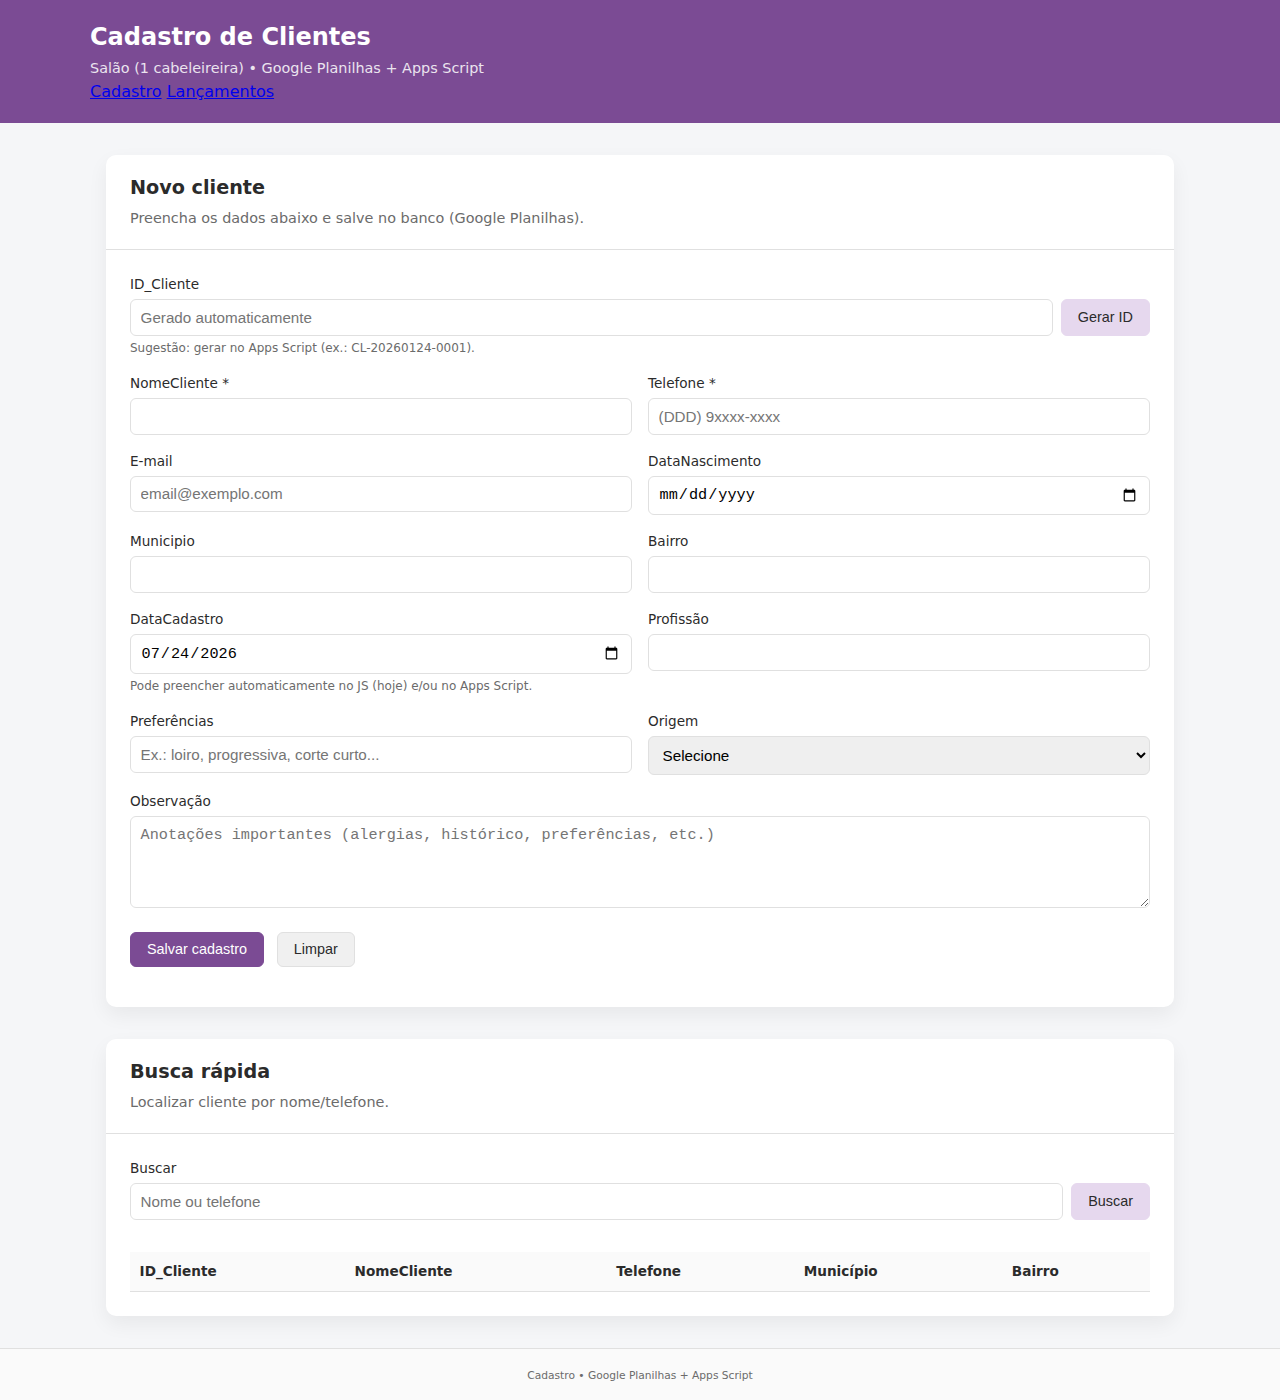
<file: index.html>
<!doctype html>
<html lang="pt-BR">
<head>
  <meta charset="utf-8" />
  <meta name="viewport" content="width=device-width, initial-scale=1" />
  <title>Cadastro de Clientes | Salão</title>

  <link rel="stylesheet" href="style.css" />
</head>

<body>
  <header class="app-header">
    <div class="app-header__inner">
      <h1 class="app-title">Cadastro de Clientes</h1>
      <p class="app-subtitle">Salão (1 cabeleireira) • Google Planilhas + Apps Script</p>

      <!-- ✅ Navegação -->
      <nav class="app-nav" aria-label="Navegação principal">
        <a class="app-nav__link app-nav__link--active" href="index.html">Cadastro</a>
        <a class="app-nav__link" href="lancamentos.html">Lançamentos</a>
      </nav>
    </div>
  </header>

  <main class="app-main">
    <section class="card">
      <div class="card__header">
        <h2 class="card__title">Novo cliente</h2>
        <p class="card__desc">Preencha os dados abaixo e salve no banco (Google Planilhas).</p>
      </div>

      <div class="card__body">
        <form id="formCadastro" autocomplete="on">
          <!-- ID_Cliente (gerado) -->
          <div class="form-row">
            <div class="field field--full">
              <label class="label" for="idCliente">ID_Cliente</label>
              <div class="input-group">
                <input
                  class="input"
                  type="text"
                  id="idCliente"
                  name="ID_Cliente"
                  placeholder="Gerado automaticamente"
                  readonly
                />
                <button type="button" id="btnGerarId" class="btn btn--secondary">
                  Gerar ID
                </button>
              </div>
              <small class="hint">Sugestão: gerar no Apps Script (ex.: CL-20260124-0001).</small>
            </div>
          </div>

          <!-- Nome / Telefone -->
          <div class="form-row">
            <div class="field">
              <label class="label" for="nomeCliente">NomeCliente *</label>
              <input class="input" type="text" id="nomeCliente" name="NomeCliente" required />
            </div>

            <div class="field">
              <label class="label" for="telefone">Telefone *</label>
              <input
                class="input"
                type="tel"
                id="telefone"
                name="Telefone"
                inputmode="tel"
                placeholder="(DDD) 9xxxx-xxxx"
                required
              />
            </div>
          </div>

          <!-- Email / DataNascimento -->
          <div class="form-row">
            <div class="field">
              <label class="label" for="email">E-mail</label>
              <input class="input" type="email" id="email" name="E-mail" placeholder="email@exemplo.com" />
            </div>

            <div class="field">
              <label class="label" for="dataNascimento">DataNascimento</label>
              <input class="input" type="date" id="dataNascimento" name="DataNascimento" />
            </div>
          </div>

          <!-- Municipio / Bairro -->
          <div class="form-row">
            <div class="field">
              <label class="label" for="municipio">Municipio</label>
              <input class="input" type="text" id="municipio" name="Municipio" />
            </div>

            <div class="field">
              <label class="label" for="bairro">Bairro</label>
              <input class="input" type="text" id="bairro" name="Bairro" />
            </div>
          </div>

          <!-- DataCadastro / Profissão -->
          <div class="form-row">
            <div class="field">
              <label class="label" for="dataCadastro">DataCadastro</label>
              <input class="input" type="date" id="dataCadastro" name="DataCadastro" />
              <small class="hint">Pode preencher automaticamente no JS (hoje) e/ou no Apps Script.</small>
            </div>

            <div class="field">
              <label class="label" for="profissao">Profissão</label>
              <input class="input" type="text" id="profissao" name="Profissão" />
            </div>
          </div>

          <!-- Preferências / Origem -->
          <div class="form-row">
            <div class="field">
              <label class="label" for="preferencias">Preferências</label>
              <input
                class="input"
                type="text"
                id="preferencias"
                name="Preferências"
                placeholder="Ex.: loiro, progressiva, corte curto..."
              />
            </div>

            <div class="field">
              <label class="label" for="origem">Origem</label>
              <select class="select" id="origem" name="Origem">
                <option value="">Selecione</option>
                <option value="Indicação">Indicação</option>
                <option value="Instagram">Instagram</option>
                <option value="Google">Google</option>
                <option value="WhatsApp">WhatsApp</option>
                <option value="Passou na porta">Passou na porta</option>
                <option value="Outro">Outro</option>
              </select>
            </div>
          </div>

          <!-- Observação -->
          <div class="form-row">
            <div class="field field--full">
              <label class="label" for="observacao">Observação</label>
              <textarea
                class="textarea"
                id="observacao"
                name="Observação"
                rows="4"
                placeholder="Anotações importantes (alergias, histórico, preferências, etc.)"
              ></textarea>
            </div>
          </div>

          <!-- Ações -->
          <div class="actions">
            <button type="submit" id="btnSalvar" class="btn btn--primary">Salvar cadastro</button>
            <button type="reset" id="btnLimpar" class="btn">Limpar</button>
          </div>

          <div id="feedback" class="feedback" aria-live="polite" role="status"></div>
        </form>
      </div>
    </section>

    <section class="card">
      <div class="card__header">
        <h2 class="card__title">Busca rápida</h2>
        <p class="card__desc">Localizar cliente por nome/telefone.</p>
      </div>

      <div class="card__body">
        <form id="formBusca" autocomplete="off">
          <div class="form-row">
            <div class="field field--full">
              <label class="label" for="q">Buscar</label>
              <div class="input-group">
                <input class="input" type="text" id="q" name="q" placeholder="Nome ou telefone" />
                <button type="button" id="btnBuscar" class="btn btn--secondary">Buscar</button>
              </div>
            </div>
          </div>

          <div class="table-wrap" aria-label="Resultados da busca">
            <table class="table" id="tabelaResultados">
              <thead>
                <tr>
                  <th>ID_Cliente</th>
                  <th>NomeCliente</th>
                  <th>Telefone</th>
                  <th>Município</th>
                  <th>Bairro</th>
                </tr>
              </thead>
              <tbody></tbody>
            </table>
          </div>
        </form>
      </div>
    </section>
  </main>

  <footer class="app-footer">
    <small>Cadastro • Google Planilhas + Apps Script</small>
  </footer>

  <script src="cadastro.js" defer></script>
</body>
</html>
</file>
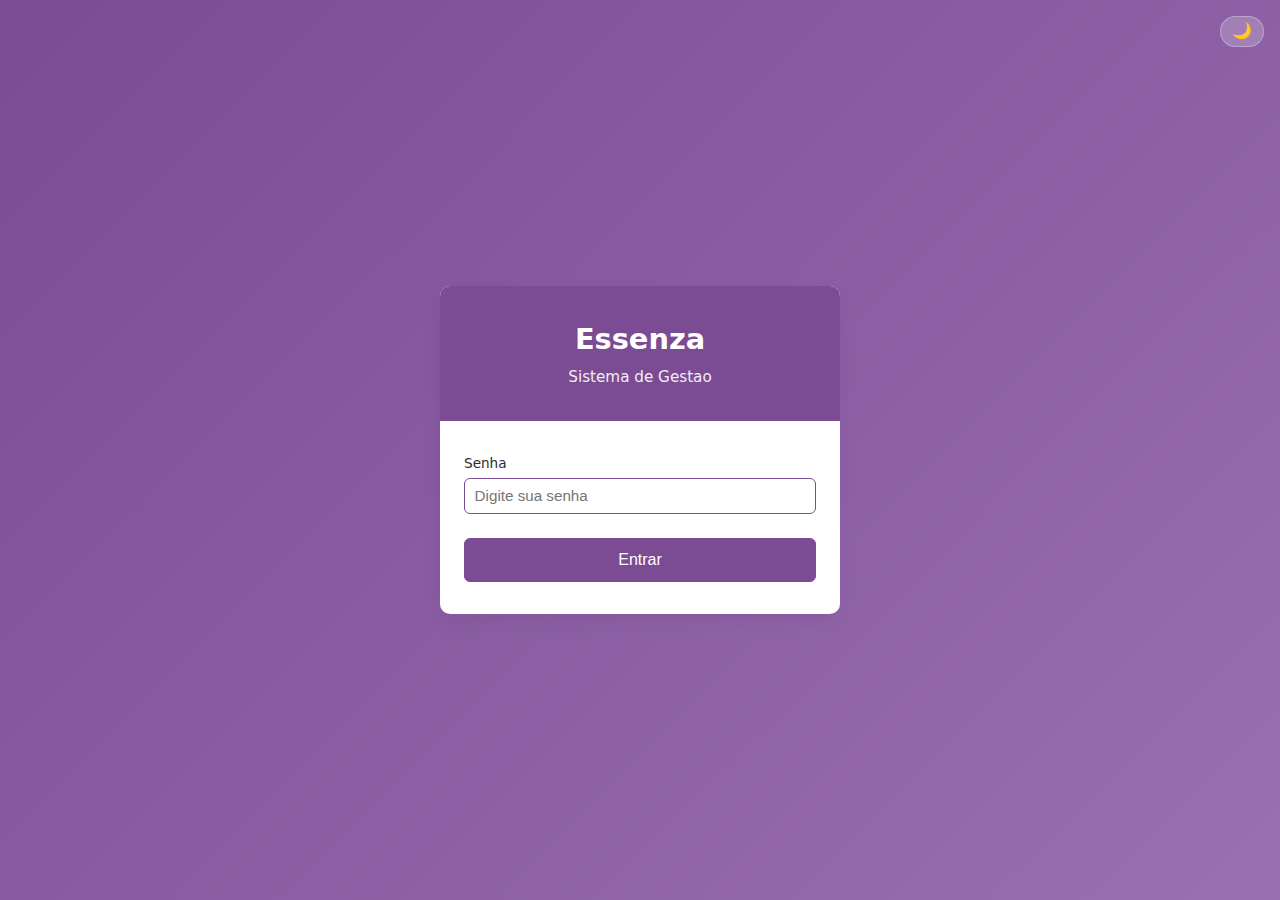
<file: Frontend/index.html>
<!doctype html>
<html lang="pt-BR">
<head>
  <meta charset="utf-8" />
  <meta name="viewport" content="width=device-width, initial-scale=1" />
  <title>Clientes | Essenza</title>

  <!-- CSS -->
  <link rel="stylesheet" href="assets/css/style.css" />
  <style>
    /* Cards de resumo */
    .resumo-clientes {
      display: grid;
      grid-template-columns: repeat(auto-fit, minmax(150px, 1fr));
      gap: 1rem;
      margin-bottom: 1.5rem;
    }

    .resumo-clientes__card {
      background: var(--cor-bg);
      border-radius: var(--raio);
      box-shadow: var(--sombra);
      padding: 1rem;
      text-align: center;
      border-left: 4px solid var(--cor-primaria);
    }

    .resumo-clientes__card--total { border-left-color: #4169e1; }
    .resumo-clientes__card--ativos { border-left-color: #228b22; }
    .resumo-clientes__card--inativos { border-left-color: #999; }

    .resumo-clientes__label {
      font-size: 0.8rem;
      color: var(--cor-muted);
      margin-bottom: 0.25rem;
    }

    .resumo-clientes__value {
      font-size: 1.5rem;
      font-weight: 600;
    }

    /* Botão grande */
    .btn--large {
      padding: 0.75rem 1.5rem;
      font-size: 1rem;
    }

    /* Botões de ação */
    .btn--success {
      background: #228b22;
      color: white;
      border: none;
    }
    .btn--success:hover { background: #1a6b1a; }

    .btn--warning {
      background: #daa520;
      color: white;
      border: none;
    }
    .btn--warning:hover { background: #b8860b; }

    /* Card formulário */
    .card-formulario {
      border: 2px solid var(--cor-primaria);
      animation: slideDown 0.3s ease;
    }

    @keyframes slideDown {
      from { opacity: 0; transform: translateY(-10px); }
      to { opacity: 1; transform: translateY(0); }
    }

    .card-formulario.modo-edicao {
      border-color: #4169e1;
    }

    .card-formulario.modo-edicao .card__header {
      background: rgba(65, 105, 225, 0.1);
    }

    /* Formulário em grupos */
    .form-group {
      background: var(--cor-bg-alt, #f9f9f9);
      border-radius: var(--raio);
      padding: 1rem;
      margin-bottom: 1rem;
      border: 1px solid var(--cor-borda);
    }

    .form-group__title {
      font-size: 0.85rem;
      font-weight: 600;
      color: var(--cor-primaria);
      margin-bottom: 0.75rem;
      text-transform: uppercase;
      letter-spacing: 0.5px;
    }

    /* Ações do formulário */
    #acoesFormulario {
      display: flex;
      flex-wrap: wrap;
      gap: 0.5rem;
    }

    /* Status na tabela */
    .cliente-inativo {
      opacity: 0.6;
      text-decoration: line-through;
    }

    /* Linha selecionada */
    .table tr.selecionada {
      background: rgba(139, 92, 165, 0.15) !important;
    }

    /* Mobile */
    @media (max-width: 768px) {
      .resumo-clientes {
        grid-template-columns: repeat(3, 1fr);
      }
      #acoesFormulario {
        flex-direction: column;
      }
      #acoesFormulario .btn {
        width: 100%;
      }
    }
  </style>
</head>

<body>
  <header class="app-header">
    <div class="app-header__inner">
      <h1 class="app-title">Cadastro de Clientes</h1>
      <button type="button" id="menuToggle" class="menu-toggle" aria-label="Abrir menu" aria-expanded="false">
        <span class="menu-toggle__bar"></span>
        <span class="menu-toggle__bar"></span>
        <span class="menu-toggle__bar"></span>
      </button>

      <nav class="app-nav" aria-label="Navegação principal">
        <a class="app-nav__link" href="dashboard.html">Dashboard</a>
        <a class="app-nav__link app-nav__link--active" href="index.html">Clientes</a>
        <a class="app-nav__link" href="fornecedores.html">Fornecedores</a>
        <a class="app-nav__link" href="lancamentos.html">Lançamentos</a>
        <a class="app-nav__link" href="resumo.html">Resumo</a>
        <a class="app-nav__link" href="categoria.html">Categoria</a>
        <button type="button" id="themeToggle" class="theme-toggle" title="Alternar tema">🌙</button>
      </nav>
    </div>
  </header>

  <main class="app-main">
    <!-- RESUMO -->
    <section class="resumo-clientes" id="resumoClientes" style="display:none;">
      <div class="resumo-clientes__card resumo-clientes__card--total">
        <div class="resumo-clientes__label">Total</div>
        <div class="resumo-clientes__value" id="resumoTotal">0</div>
      </div>
      <div class="resumo-clientes__card resumo-clientes__card--ativos">
        <div class="resumo-clientes__label">Ativos</div>
        <div class="resumo-clientes__value" id="resumoAtivos">0</div>
      </div>
      <div class="resumo-clientes__card resumo-clientes__card--inativos">
        <div class="resumo-clientes__label">Inativos</div>
        <div class="resumo-clientes__value" id="resumoInativos">0</div>
      </div>
    </section>

    <!-- BOTÃO NOVO CLIENTE -->
    <div class="acoes-principais" style="margin-bottom: 1rem;">
      <button type="button" id="btnAbrirNovoCliente" class="btn btn--primary btn--large">
        + Novo Cliente
      </button>
    </div>

    <!-- FORMULÁRIO CLIENTE -->
    <section class="card card-formulario" id="cardFormulario" style="display: none;">
      <div class="card__header" style="display: flex; justify-content: space-between; align-items: center;">
        <div>
          <h2 class="card__title" id="tituloFormulario">Novo Cliente</h2>
          <p class="card__desc" id="descFormulario">Preencha os dados do cliente.</p>
        </div>
        <button type="button" id="btnFecharForm" class="btn btn--secondary" title="Fechar">✕</button>
      </div>

      <div class="card__body">
        <form id="formCadastro" autocomplete="on">
          <input type="hidden" id="idCliente" name="ID_Cliente" />
          <input type="hidden" id="rowIndex" name="rowIndex" />

          <!-- Grupo: Dados Principais -->
          <div class="form-group">
            <div class="form-group__title">Dados Principais</div>
            <div class="form-row">
              <div class="field">
                <label class="label" for="nomeCliente">Nome *</label>
                <input class="input" type="text" id="nomeCliente" name="NomeCliente" required placeholder="Nome completo" />
              </div>
              <div class="field">
                <label class="label" for="telefone">Telefone *</label>
                <input class="input" type="tel" id="telefone" name="Telefone" inputmode="tel" placeholder="(00) 00000-0000" required />
              </div>
            </div>
            <div class="form-row">
              <div class="field">
                <label class="label" for="email">E-mail</label>
                <input class="input" type="email" id="email" name="E-mail" placeholder="email@exemplo.com" />
              </div>
              <div class="field">
                <label class="label" for="dataNascimento">Data de Nascimento</label>
                <input class="input" type="date" id="dataNascimento" name="DataNascimento" />
              </div>
            </div>
          </div>

          <!-- Grupo: Endereço -->
          <div class="form-group">
            <div class="form-group__title">Endereço</div>
            <div class="form-row">
              <div class="field">
                <label class="label" for="municipio">Município</label>
                <input class="input" type="text" id="municipio" name="Municipio" />
              </div>
              <div class="field">
                <label class="label" for="bairro">Bairro</label>
                <input class="input" type="text" id="bairro" name="Bairro" />
              </div>
            </div>
          </div>

          <!-- Grupo: Informações Adicionais -->
          <div class="form-group">
            <div class="form-group__title">Informações Adicionais</div>
            <div class="form-row">
              <div class="field">
                <label class="label" for="profissao">Profissão</label>
                <input class="input" type="text" id="profissao" name="Profissão" list="listaProfissoes" />
                <datalist id="listaProfissoes">
                  <option value="Administradora">
                  <option value="Advogada">
                  <option value="Aposentada">
                  <option value="Arquiteta">
                  <option value="Autônoma">
                  <option value="Auxiliar Administrativa">
                  <option value="Bancária">
                  <option value="Cabelereira">
                  <option value="Comerciante">
                  <option value="Contadora">
                  <option value="Dentista">
                  <option value="Designer">
                  <option value="Do Lar">
                  <option value="Empresária">
                  <option value="Enfermeira">
                  <option value="Engenheira">
                  <option value="Estudante">
                  <option value="Farmacêutica">
                  <option value="Fisioterapeuta">
                  <option value="Funcionária Pública">
                  <option value="Jornalista">
                  <option value="Manicure">
                  <option value="Médica">
                  <option value="Nutricionista">
                  <option value="Professora">
                  <option value="Psicóloga">
                  <option value="Recepcionista">
                  <option value="Secretária">
                  <option value="Servidora Pública">
                  <option value="Técnica de Enfermagem">
                  <option value="Vendedora">
                  <option value="Veterinária">
                  <option value="Outra">
                </datalist>
              </div>
              <div class="field">
                <label class="label" for="origem">Como nos conheceu?</label>
                <select class="select" id="origem" name="Origem">
                  <option value="">Selecione</option>
                  <option value="Indicação">Indicação</option>
                  <option value="Instagram">Instagram</option>
                  <option value="Google">Google</option>
                  <option value="WhatsApp">WhatsApp</option>
                  <option value="Passou na porta">Passou na porta</option>
                  <option value="Outro">Outro</option>
                </select>
              </div>
            </div>
            <div class="form-row">
              <div class="field">
                <label class="label" for="preferencias">Preferências</label>
                <input class="input" type="text" id="preferencias" name="Preferências" placeholder="Ex.: loiro, progressiva, corte curto..." />
              </div>
              <div class="field">
                <label class="label" for="dataCadastro">Data de Cadastro</label>
                <input class="input" type="date" id="dataCadastro" name="DataCadastro" />
              </div>
            </div>
          </div>

          <!-- Observação -->
          <div class="form-row">
            <div class="field field--full">
              <label class="label" for="observacao">Observações</label>
              <textarea class="textarea" id="observacao" name="Observação" rows="2" placeholder="Anotações importantes..."></textarea>
            </div>
          </div>

          <!-- Ações -->
          <div class="actions" id="acoesFormulario">
            <button type="submit" id="btnSalvar" class="btn btn--primary">Salvar</button>
            <button type="button" id="btnLimpar" class="btn btn--secondary" style="display:none;">Limpar / Novo</button>
            <button type="button" id="btnInativar" class="btn btn--warning" style="display:none;">Inativar</button>
            <button type="button" id="btnAtivar" class="btn btn--success" style="display:none;">Reativar</button>
            <button type="button" id="btnExcluir" class="btn btn--danger" style="display:none;">Excluir</button>
          </div>

          <div id="feedback" class="feedback" aria-live="polite" role="status"></div>
        </form>
      </div>
    </section>

    <!-- Busca e Lista -->
    <section class="card">
      <div class="card__header">
        <h2 class="card__title">Clientes</h2>
        <p class="card__desc">Clique em um cliente para editar.</p>
      </div>

      <div class="card__body">
        <form id="formBusca" autocomplete="off">
          <div class="form-row">
            <div class="field field--full">
              <div class="input-group">
                <input class="input" type="text" id="q" name="q" placeholder="Buscar por nome ou telefone..." />
                <button type="button" id="btnBuscar" class="btn btn--primary">Buscar</button>
                <button type="button" id="btnLimparBusca" class="btn btn--secondary">Limpar</button>
              </div>
            </div>
          </div>
        </form>

        <div id="feedbackLista" class="feedback" aria-live="polite" role="status" style="margin: 0.5rem 0;"></div>

        <div class="table-wrap">
          <table class="table" id="tabelaResultados">
            <thead>
              <tr>
                <th>Nome</th>
                <th>Telefone</th>
                <th>E-mail</th>
                <th>Município</th>
                <th>Status</th>
              </tr>
            </thead>
            <tbody></tbody>
          </table>
        </div>
      </div>
    </section>
  </main>

  <footer class="app-footer">
    <small>Cadastro • Google Planilhas + Apps Script</small>
  </footer>

  <!-- JS -->
  <script src="assets/js/theme.js"></script>
  <script src="assets/js/config.js"></script>
  <script src="assets/js/auth.js"></script>
  <script src="assets/js/api.js"></script>
  <script src="assets/js/search.js"></script>
  <script src="assets/js/cadastro.js" defer></script>
</body>
</html>
</file>
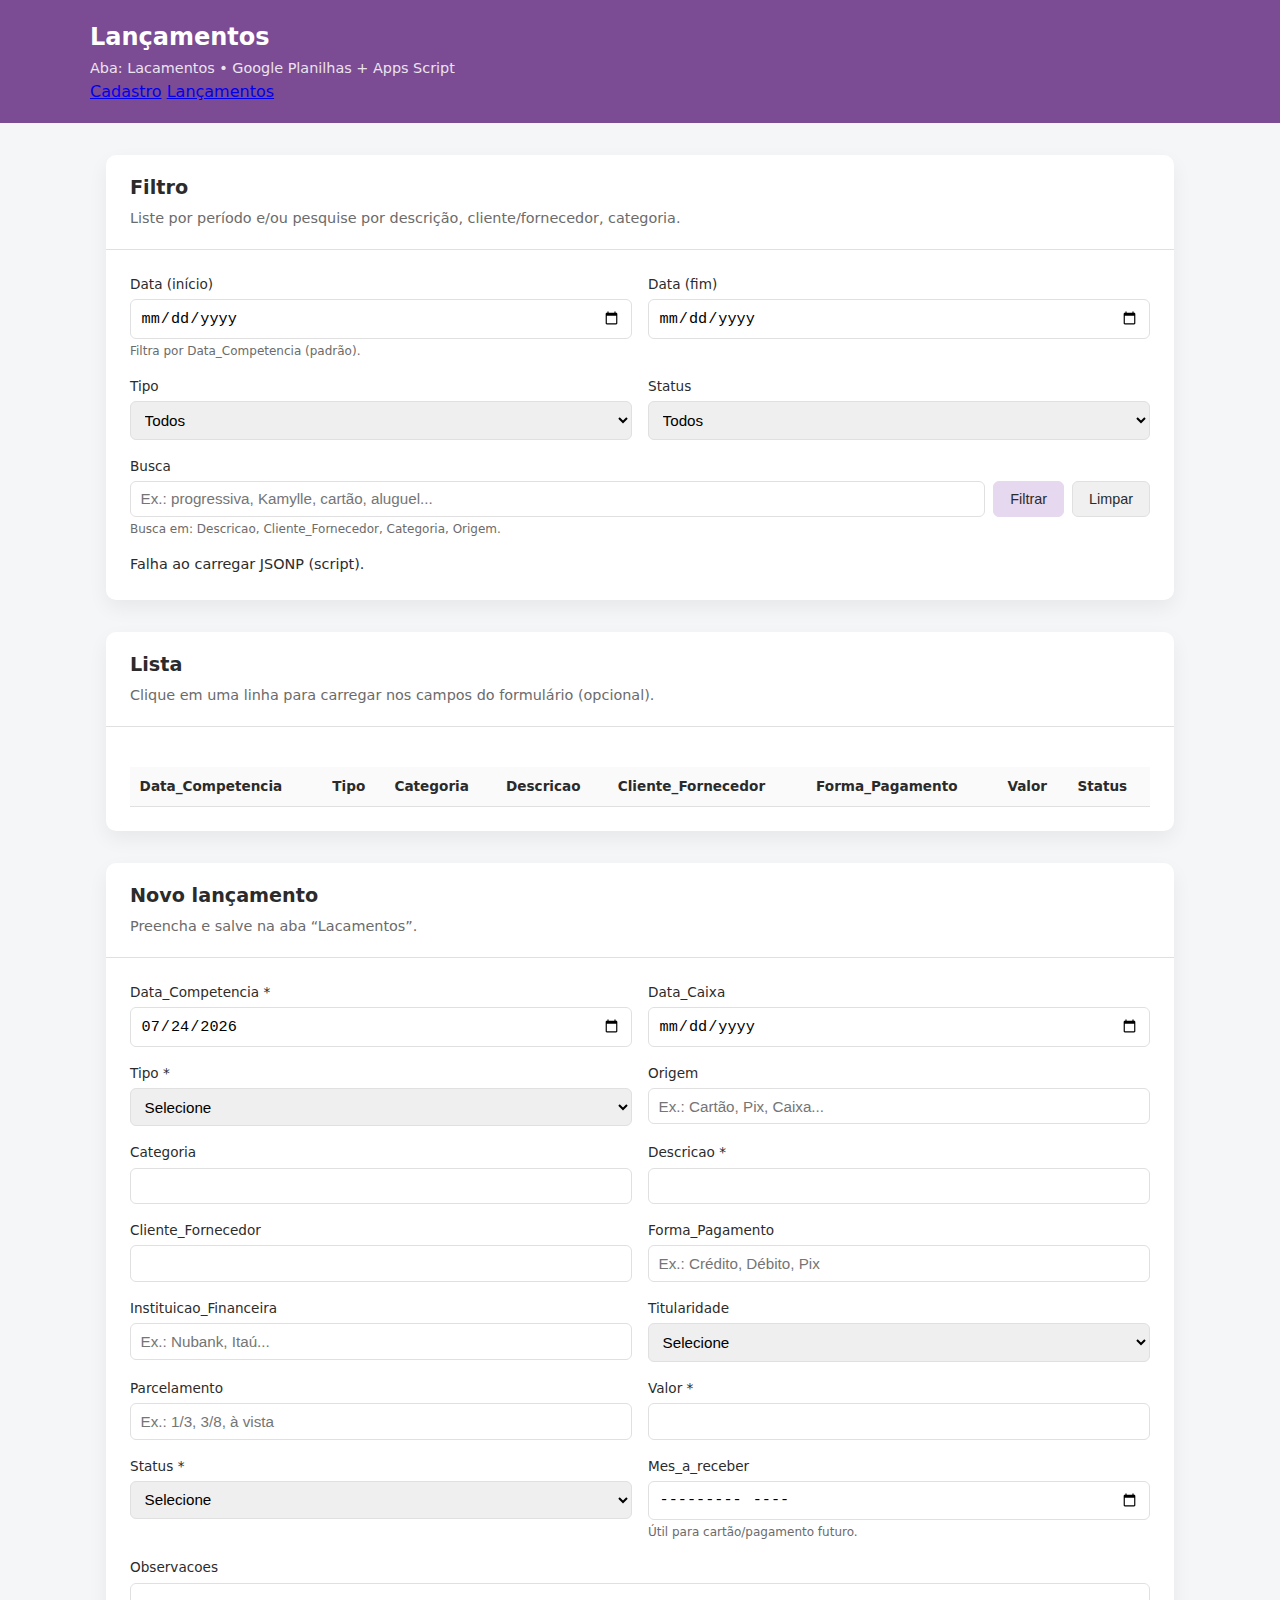
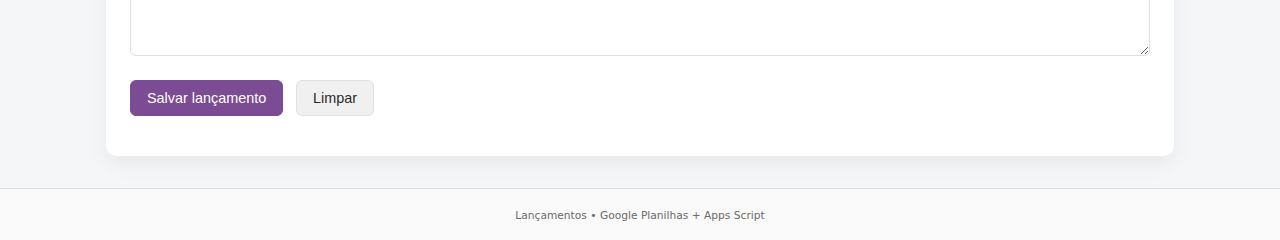
<file: lacamentos.html>
<!doctype html>
<html lang="pt-BR">
<head>
  <meta charset="utf-8" />
  <meta name="viewport" content="width=device-width, initial-scale=1" />
  <title>Lançamentos | Salão</title>

  <link rel="stylesheet" href="style.css" />
</head>

<body>
  <header class="app-header">
    <div class="app-header__inner">
      <h1 class="app-title">Lançamentos</h1>
      <p class="app-subtitle">Aba: Lacamentos • Google Planilhas + Apps Script</p>

      <!-- ✅ Navegação -->
      <nav class="app-nav" aria-label="Navegação principal">
        <a class="app-nav__link" href="index.html">Cadastro</a>
        <a class="app-nav__link app-nav__link--active" href="lancamentos.html">Lançamentos</a>
      </nav>
    </div>
  </header>

  <main class="app-main">
    <!-- FILTROS / BUSCA -->
    <section class="card">
      <div class="card__header">
        <h2 class="card__title">Filtro</h2>
        <p class="card__desc">Liste por período e/ou pesquise por descrição, cliente/fornecedor, categoria.</p>
      </div>

      <div class="card__body">
        <form id="formFiltro" autocomplete="off">
          <div class="form-row">
            <div class="field">
              <label class="label" for="fDataIni">Data (início)</label>
              <input class="input" type="date" id="fDataIni" name="fDataIni" />
              <small class="hint">Filtra por Data_Competencia (padrão).</small>
            </div>

            <div class="field">
              <label class="label" for="fDataFim">Data (fim)</label>
              <input class="input" type="date" id="fDataFim" name="fDataFim" />
            </div>
          </div>

          <div class="form-row">
            <div class="field">
              <label class="label" for="fTipo">Tipo</label>
              <select class="select" id="fTipo" name="fTipo">
                <option value="">Todos</option>
                <option value="Receita">Receita</option>
                <option value="Despesa">Despesa</option>
                <option value="Transferência">Transferência</option>
              </select>
            </div>

            <div class="field">
              <label class="label" for="fStatus">Status</label>
              <select class="select" id="fStatus" name="fStatus">
                <option value="">Todos</option>
                <option value="Pago">Pago</option>
                <option value="Pendente">Pendente</option>
                <option value="Cancelado">Cancelado</option>
              </select>
            </div>
          </div>

          <div class="form-row">
            <div class="field field--full">
              <label class="label" for="fQ">Busca</label>
              <div class="input-group">
                <input
                  class="input"
                  type="text"
                  id="fQ"
                  name="fQ"
                  placeholder="Ex.: progressiva, Kamylle, cartão, aluguel..."
                />
                <button type="button" id="btnFiltrar" class="btn btn--secondary">Filtrar</button>
                <button type="button" id="btnLimparFiltro" class="btn">Limpar</button>
              </div>
              <small class="hint">Busca em: Descricao, Cliente_Fornecedor, Categoria, Origem.</small>
            </div>
          </div>
        </form>

        <div id="feedbackLanc" class="feedback" aria-live="polite" role="status"></div>
      </div>
    </section>

    <!-- TABELA -->
    <section class="card">
      <div class="card__header">
        <h2 class="card__title">Lista</h2>
        <p class="card__desc">Clique em uma linha para carregar nos campos do formulário (opcional).</p>
      </div>

      <div class="card__body">
        <div class="table-wrap" aria-label="Tabela de lançamentos">
          <table class="table" id="tabelaLancamentos">
            <thead>
              <tr>
                <th>Data_Competencia</th>
                <th>Tipo</th>
                <th>Categoria</th>
                <th>Descricao</th>
                <th>Cliente_Fornecedor</th>
                <th>Forma_Pagamento</th>
                <th>Valor</th>
                <th>Status</th>
              </tr>
            </thead>
            <tbody></tbody>
          </table>
        </div>
      </div>
    </section>

    <!-- NOVO LANÇAMENTO -->
    <section class="card">
      <div class="card__header">
        <h2 class="card__title">Novo lançamento</h2>
        <p class="card__desc">Preencha e salve na aba “Lacamentos”.</p>
      </div>

      <div class="card__body">
        <form id="formLancamento" autocomplete="off">
          <div class="form-row">
            <div class="field">
              <label class="label" for="Data_Competencia">Data_Competencia *</label>
              <input class="input" type="date" id="Data_Competencia" name="Data_Competencia" required />
            </div>

            <div class="field">
              <label class="label" for="Data_Caixa">Data_Caixa</label>
              <input class="input" type="date" id="Data_Caixa" name="Data_Caixa" />
            </div>
          </div>

          <div class="form-row">
            <div class="field">
              <label class="label" for="Tipo">Tipo *</label>
              <select class="select" id="Tipo" name="Tipo" required>
                <option value="">Selecione</option>
                <option value="Receita">Receita</option>
                <option value="Despesa">Despesa</option>
                <option value="Transferência">Transferência</option>
              </select>
            </div>

            <div class="field">
              <label class="label" for="Origem">Origem</label>
              <input class="input" type="text" id="Origem" name="Origem" placeholder="Ex.: Cartão, Pix, Caixa..." />
            </div>
          </div>

          <div class="form-row">
            <div class="field">
              <label class="label" for="Categoria">Categoria</label>
              <input class="input" type="text" id="Categoria" name="Categoria" />
            </div>

            <div class="field">
              <label class="label" for="Descricao">Descricao *</label>
              <input class="input" type="text" id="Descricao" name="Descricao" required />
            </div>
          </div>

          <div class="form-row">
            <div class="field">
              <label class="label" for="Cliente_Fornecedor">Cliente_Fornecedor</label>
              <input class="input" type="text" id="Cliente_Fornecedor" name="Cliente_Fornecedor" />
            </div>

            <div class="field">
              <label class="label" for="Forma_Pagamento">Forma_Pagamento</label>
              <input class="input" type="text" id="Forma_Pagamento" name="Forma_Pagamento" placeholder="Ex.: Crédito, Débito, Pix" />
            </div>
          </div>

          <div class="form-row">
            <div class="field">
              <label class="label" for="Instituicao_Financeira">Instituicao_Financeira</label>
              <input class="input" type="text" id="Instituicao_Financeira" name="Instituicao_Financeira" placeholder="Ex.: Nubank, Itaú..." />
            </div>

            <div class="field">
              <label class="label" for="Titularidade">Titularidade</label>
              <select class="select" id="Titularidade" name="Titularidade">
                <option value="">Selecione</option>
                <option value="Cabeleireira">Cabeleireira</option>
                <option value="Salão">Salão</option>
                <option value="Outro">Outro</option>
              </select>
            </div>
          </div>

          <div class="form-row">
            <div class="field">
              <label class="label" for="Parcelamento">Parcelamento</label>
              <input class="input" type="text" id="Parcelamento" name="Parcelamento" placeholder="Ex.: 1/3, 3/8, à vista" />
            </div>

            <div class="field">
              <label class="label" for="Valor">Valor *</label>
              <input class="input" type="number" id="Valor" name="Valor" step="0.01" inputmode="decimal" required />
            </div>
          </div>

          <div class="form-row">
            <div class="field">
              <label class="label" for="Status">Status *</label>
              <select class="select" id="Status" name="Status" required>
                <option value="">Selecione</option>
                <option value="Pago">Pago</option>
                <option value="Pendente">Pendente</option>
                <option value="Cancelado">Cancelado</option>
              </select>
            </div>

            <div class="field">
              <label class="label" for="Mes_a_receber">Mes_a_receber</label>
              <input class="input" type="month" id="Mes_a_receber" name="Mes_a_receber" />
              <small class="hint">Útil para cartão/pagamento futuro.</small>
            </div>
          </div>

          <div class="form-row">
            <div class="field field--full">
              <label class="label" for="Observacoes">Observacoes</label>
              <textarea class="textarea" id="Observacoes" name="Observacoes" rows="3"></textarea>
            </div>
          </div>

          <div class="actions">
            <button type="submit" id="btnSalvarLanc" class="btn btn--primary">Salvar lançamento</button>
            <button type="reset" id="btnLimparLanc" class="btn">Limpar</button>
          </div>

          <div id="feedbackSalvar" class="feedback" aria-live="polite" role="status"></div>
        </form>
      </div>
    </section>
  </main>

  <footer class="app-footer">
    <small>Lançamentos • Google Planilhas + Apps Script</small>
  </footer>

  <script src="lancamentos.js" defer></script>
</body>
</html>
</file>
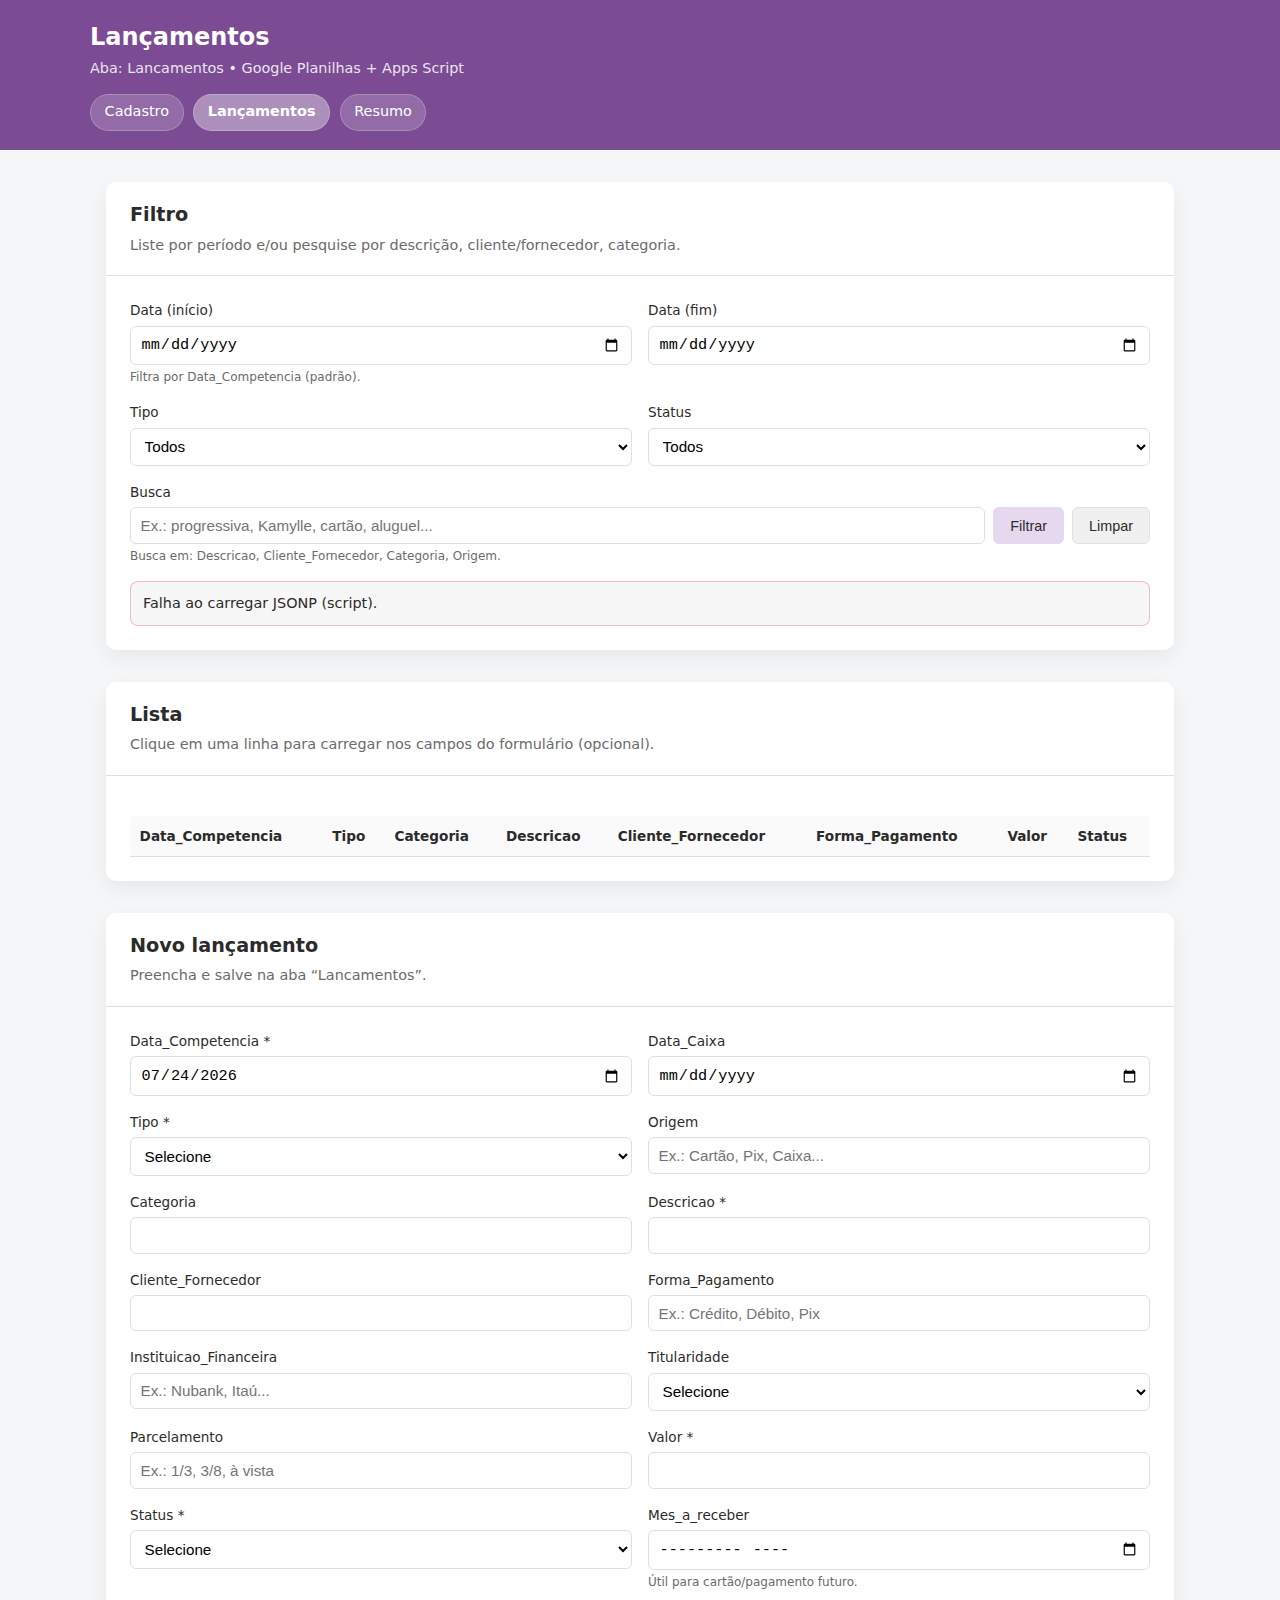
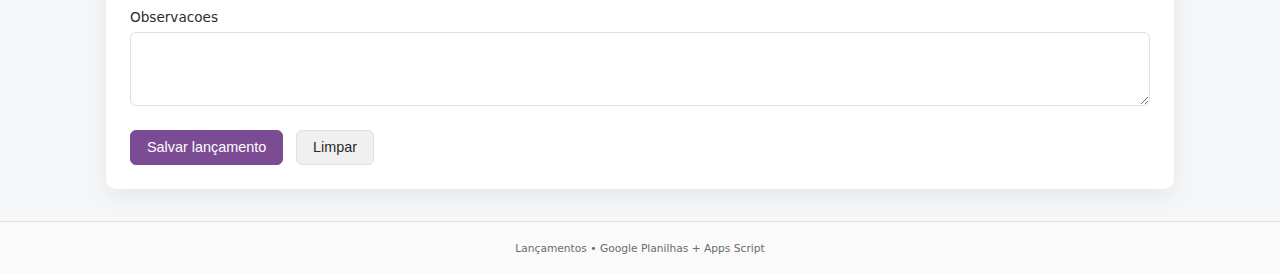
<file: lancamentos.html>
<!doctype html>
<html lang="pt-BR">
<head>
  <meta charset="utf-8" />
  <meta name="viewport" content="width=device-width, initial-scale=1" />
  <title>Lançamentos | Salão</title>

  <!-- ✅ novo caminho -->
  <link rel="stylesheet" href="assets/css/style.css" />
</head>

<body>
  <header class="app-header">
    <div class="app-header__inner">
      <h1 class="app-title">Lançamentos</h1>
      <p class="app-subtitle">Aba: Lancamentos • Google Planilhas + Apps Script</p>

      <nav class="app-nav" aria-label="Navegação principal">
        <a class="app-nav__link" href="index.html">Cadastro</a>
        <a class="app-nav__link app-nav__link--active" href="lancamentos.html">Lançamentos</a>
        <a class="app-nav__link" href="resumo.html">Resumo</a>
      </nav>
    </div>
  </header>

  <main class="app-main">
    <!-- FILTROS / BUSCA -->
    <section class="card">
      <div class="card__header">
        <h2 class="card__title">Filtro</h2>
        <p class="card__desc">Liste por período e/ou pesquise por descrição, cliente/fornecedor, categoria.</p>
      </div>

      <div class="card__body">
        <form id="formFiltro" autocomplete="off">
          <div class="form-row">
            <div class="field">
              <label class="label" for="fDataIni">Data (início)</label>
              <input class="input" type="date" id="fDataIni" name="fDataIni" />
              <small class="hint">Filtra por Data_Competencia (padrão).</small>
            </div>

            <div class="field">
              <label class="label" for="fDataFim">Data (fim)</label>
              <input class="input" type="date" id="fDataFim" name="fDataFim" />
            </div>
          </div>

          <div class="form-row">
            <div class="field">
              <label class="label" for="fTipo">Tipo</label>
              <select class="select" id="fTipo" name="fTipo">
                <option value="">Todos</option>
                <option value="Receita">Receita</option>
                <option value="Despesa">Despesa</option>
                <option value="Transferência">Transferência</option>
              </select>
            </div>

            <div class="field">
              <label class="label" for="fStatus">Status</label>
              <select class="select" id="fStatus" name="fStatus">
                <option value="">Todos</option>
                <option value="Pago">Pago</option>
                <option value="Pendente">Pendente</option>
                <option value="Cancelado">Cancelado</option>
              </select>
            </div>
          </div>

          <div class="form-row">
            <div class="field field--full">
              <label class="label" for="fQ">Busca</label>
              <div class="input-group">
                <input
                  class="input"
                  type="text"
                  id="fQ"
                  name="fQ"
                  placeholder="Ex.: progressiva, Kamylle, cartão, aluguel..."
                />
                <button type="button" id="btnFiltrar" class="btn btn--secondary">Filtrar</button>
                <button type="button" id="btnLimparFiltro" class="btn">Limpar</button>
              </div>
              <small class="hint">Busca em: Descricao, Cliente_Fornecedor, Categoria, Origem.</small>
            </div>
          </div>
        </form>

        <div id="feedbackLanc" class="feedback" aria-live="polite" role="status"></div>
      </div>
    </section>

    <!-- TABELA -->
    <section class="card">
      <div class="card__header">
        <h2 class="card__title">Lista</h2>
        <p class="card__desc">Clique em uma linha para carregar nos campos do formulário (opcional).</p>
      </div>

      <div class="card__body">
        <div class="table-wrap" aria-label="Tabela de lançamentos">
          <table class="table" id="tabelaLancamentos">
            <thead>
              <tr>
                <th>Data_Competencia</th>
                <th>Tipo</th>
                <th>Categoria</th>
                <th>Descricao</th>
                <th>Cliente_Fornecedor</th>
                <th>Forma_Pagamento</th>
                <th>Valor</th>
                <th>Status</th>
              </tr>
            </thead>
            <tbody></tbody>
          </table>
        </div>
      </div>
    </section>

    <!-- NOVO LANÇAMENTO -->
    <section class="card">
      <div class="card__header">
        <h2 class="card__title">Novo lançamento</h2>
        <p class="card__desc">Preencha e salve na aba “Lancamentos”.</p>
      </div>

      <div class="card__body">
        <form id="formLancamento" autocomplete="off">
          <div class="form-row">
            <div class="field">
              <label class="label" for="Data_Competencia">Data_Competencia *</label>
              <input class="input" type="date" id="Data_Competencia" name="Data_Competencia" required />
            </div>

            <div class="field">
              <label class="label" for="Data_Caixa">Data_Caixa</label>
              <input class="input" type="date" id="Data_Caixa" name="Data_Caixa" />
            </div>
          </div>

          <div class="form-row">
            <div class="field">
              <label class="label" for="Tipo">Tipo *</label>
              <select class="select" id="Tipo" name="Tipo" required>
                <option value="">Selecione</option>
                <option value="Receita">Receita</option>
                <option value="Despesa">Despesa</option>
                <option value="Transferência">Transferência</option>
              </select>
            </div>

            <div class="field">
              <label class="label" for="Origem">Origem</label>
              <input class="input" type="text" id="Origem" name="Origem" placeholder="Ex.: Cartão, Pix, Caixa..." />
            </div>
          </div>

          <div class="form-row">
            <div class="field">
              <label class="label" for="Categoria">Categoria</label>
              <input class="input" type="text" id="Categoria" name="Categoria" />
            </div>

            <div class="field">
              <label class="label" for="Descricao">Descricao *</label>
              <input class="input" type="text" id="Descricao" name="Descricao" required />
            </div>
          </div>

          <div class="form-row">
            <div class="field">
              <label class="label" for="Cliente_Fornecedor">Cliente_Fornecedor</label>
              <input class="input" type="text" id="Cliente_Fornecedor" name="Cliente_Fornecedor" />
            </div>

            <div class="field">
              <label class="label" for="Forma_Pagamento">Forma_Pagamento</label>
              <input class="input" type="text" id="Forma_Pagamento" name="Forma_Pagamento" placeholder="Ex.: Crédito, Débito, Pix" />
            </div>
          </div>

          <div class="form-row">
            <div class="field">
              <label class="label" for="Instituicao_Financeira">Instituicao_Financeira</label>
              <input class="input" type="text" id="Instituicao_Financeira" name="Instituicao_Financeira" placeholder="Ex.: Nubank, Itaú..." />
            </div>

            <div class="field">
              <label class="label" for="Titularidade">Titularidade</label>
              <select class="select" id="Titularidade" name="Titularidade">
                <option value="">Selecione</option>
                <option value="Cabeleireira">Cabeleireira</option>
                <option value="Salão">Salão</option>
                <option value="Outro">Outro</option>
              </select>
            </div>
          </div>

          <div class="form-row">
            <div class="field">
              <label class="label" for="Parcelamento">Parcelamento</label>
              <input class="input" type="text" id="Parcelamento" name="Parcelamento" placeholder="Ex.: 1/3, 3/8, à vista" />
            </div>

            <div class="field">
              <label class="label" for="Valor">Valor *</label>
              <input class="input" type="number" id="Valor" name="Valor" step="0.01" inputmode="decimal" required />
            </div>
          </div>

          <div class="form-row">
            <div class="field">
              <label class="label" for="Status">Status *</label>
              <select class="select" id="Status" name="Status" required>
                <option value="">Selecione</option>
                <option value="Pago">Pago</option>
                <option value="Pendente">Pendente</option>
                <option value="Cancelado">Cancelado</option>
              </select>
            </div>

            <div class="field">
              <label class="label" for="Mes_a_receber">Mes_a_receber</label>
              <input class="input" type="month" id="Mes_a_receber" name="Mes_a_receber" />
              <small class="hint">Útil para cartão/pagamento futuro.</small>
            </div>
          </div>

          <div class="form-row">
            <div class="field field--full">
              <label class="label" for="Observacoes">Observacoes</label>
              <textarea class="textarea" id="Observacoes" name="Observacoes" rows="3"></textarea>
            </div>
          </div>

          <div class="actions">
            <button type="submit" id="btnSalvarLanc" class="btn btn--primary">Salvar lançamento</button>
            <button type="reset" id="btnLimparLanc" class="btn">Limpar</button>
          </div>

          <div id="feedbackSalvar" class="feedback" aria-live="polite" role="status"></div>
        </form>
      </div>
    </section>
  </main>

  <footer class="app-footer">
    <small>Lançamentos • Google Planilhas + Apps Script</small>
  </footer>

  <!-- ✅ novos caminhos + ordem importa -->
  <script src="assets/js/config.js"></script>
  <script src="assets/js/lancamentos.js" defer></script>
</body>
</html>
</file>
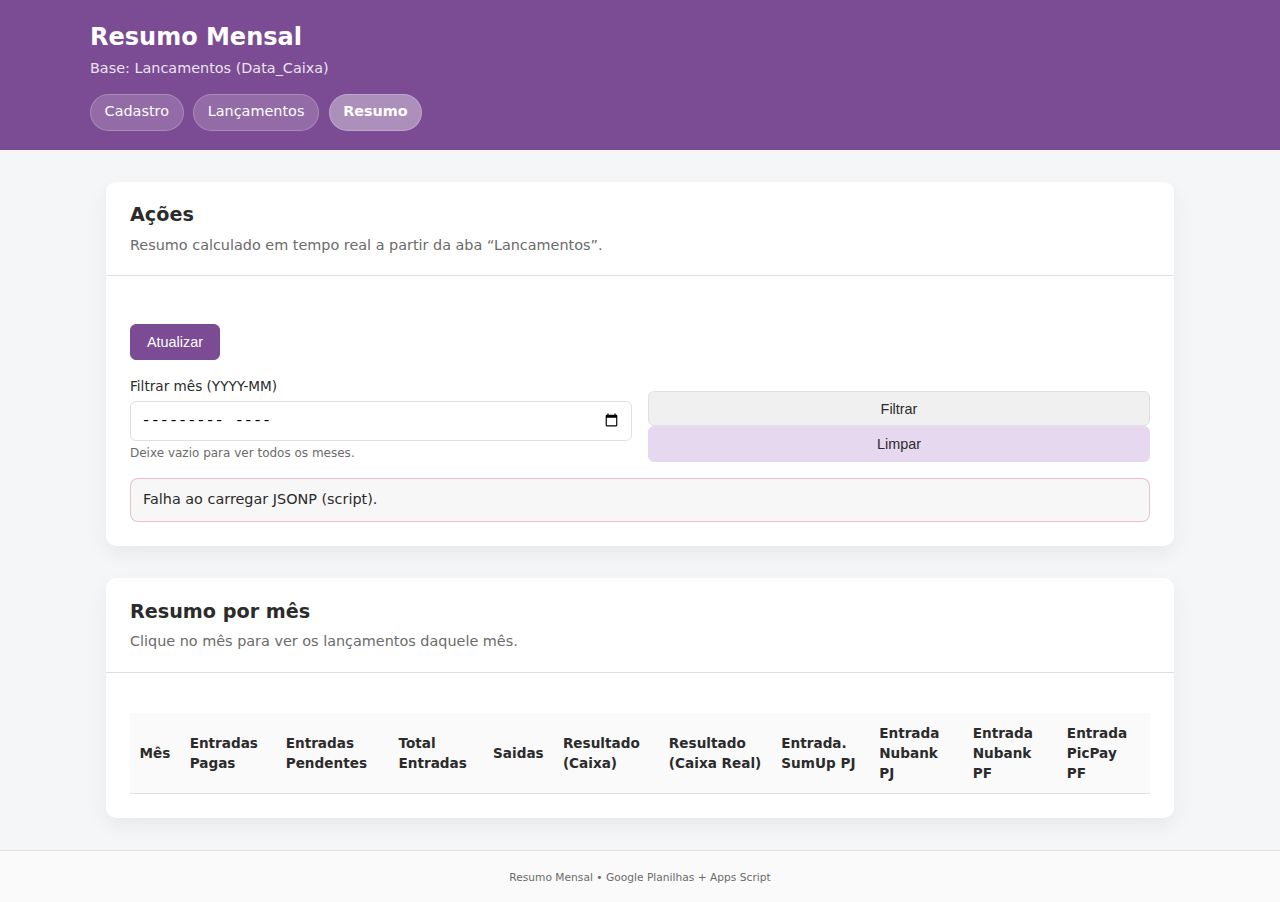
<file: resumo.html>
<!doctype html>
<html lang="pt-BR">
<head>
  <meta charset="utf-8" />
  <meta name="viewport" content="width=device-width, initial-scale=1" />
  <title>Resumo Mensal | Salão</title>

  <!-- ✅ novo caminho -->
  <link rel="stylesheet" href="assets/css/style.css" />
</head>

<body>
  <header class="app-header">
    <div class="app-header__inner">
      <h1 class="app-title">Resumo Mensal</h1>
      <p class="app-subtitle">Base: Lancamentos (Data_Caixa)</p>

      <nav class="app-nav" aria-label="Navegação principal">
        <a class="app-nav__link" href="index.html">Cadastro</a>
        <a class="app-nav__link" href="lancamentos.html">Lançamentos</a>
        <a class="app-nav__link app-nav__link--active" href="resumo.html">Resumo</a>
      </nav>
    </div>
  </header>

  <main class="app-main">
    <!-- AÇÕES (opção A: calcula em tempo real) -->
    <section class="card">
      <div class="card__header">
        <h2 class="card__title">Ações</h2>
        <p class="card__desc">Resumo calculado em tempo real a partir da aba “Lancamentos”.</p>
      </div>

      <div class="card__body">
        <div class="actions">
          <button type="button" id="btnAtualizarLista" class="btn btn--primary">Atualizar</button>
        </div>

        <div class="form-row" style="margin-top:1rem;">
          <div class="field">
            <label class="label" for="mes">Filtrar mês (YYYY-MM)</label>
            <input class="input" type="month" id="mes" name="mes" />
            <small class="hint">Deixe vazio para ver todos os meses.</small>
          </div>

          <div class="field" style="align-self:end;">
            <button type="button" id="btnFiltrarMes" class="btn">Filtrar</button>
            <button type="button" id="btnLimparMes" class="btn btn--secondary">Limpar</button>
          </div>
        </div>

        <div id="feedbackResumo" class="feedback" aria-live="polite" role="status"></div>
      </div>
    </section>

    <!-- TABELA RESUMO -->
    <section class="card">
      <div class="card__header">
        <h2 class="card__title">Resumo por mês</h2>
        <p class="card__desc">Clique no mês para ver os lançamentos daquele mês.</p>
      </div>

      <div class="card__body">
        <div class="table-wrap" aria-label="Tabela de resumo mensal">
          <table class="table" id="tabelaResumo">
            <thead>
              <tr>
                <th>Mês</th>
                <th>Entradas Pagas</th>
                <th>Entradas Pendentes</th>
                <th>Total Entradas</th>
                <th>Saidas</th>
                <th>Resultado (Caixa)</th>
                <th>Resultado (Caixa Real)</th>
                <th>Entrada. SumUp PJ</th>
                <th>Entrada Nubank PJ</th>
                <th>Entrada Nubank PF</th>
                <th>Entrada PicPay PF</th>
              </tr>
            </thead>
            <tbody></tbody>
          </table>
        </div>
      </div>
    </section>

    <!-- DETALHES DO MÊS (DRILL-DOWN) -->
    <section class="card" id="cardDetalhes" style="display:none;">
      <div class="card__header">
        <h2 class="card__title">Detalhes do mês: <span id="mesSelecionado"></span></h2>
        <p class="card__desc">Lançamentos ordenados por Data_Caixa (mais recentes primeiro).</p>
      </div>

      <div class="card__body">
        <!-- RESUMO DO MÊS SELECIONADO -->
        <div class="card" style="box-shadow:none; border:1px solid var(--cor-borda); margin-bottom:1rem;">
          <div class="card__body" style="padding:1rem;">
            <div class="form-row" style="margin-bottom:.75rem;">
              <div class="field">
                <span class="label">Entradas Pagas</span>
                <strong id="detEntradasPagas">—</strong>
              </div>
              <div class="field">
                <span class="label">Entradas Pendentes</span>
                <strong id="detEntradasPend">—</strong>
              </div>
              <div class="field">
                <span class="label">Saídas</span>
                <strong id="detSaidas">—</strong>
              </div>
              <div class="field">
                <span class="label">Resultado</span>
                <strong id="detResultado">—</strong>
              </div>
            </div>

            <!-- TOTAIS POR FORMA DE PAGAMENTO -->
            <div class="form-row" style="margin-bottom:0;">
              <div class="field">
                <span class="label">Entradas Pagas • Pix</span>
                <strong id="detPix">—</strong>
              </div>
              <div class="field">
                <span class="label">Entradas Pagas • Crédito</span>
                <strong id="detCredito">—</strong>
              </div>
              <div class="field">
                <span class="label">Entradas Pagas • Débito</span>
                <strong id="detDebito">—</strong>
              </div>
              <div class="field">
                <span class="label">Entradas Pagas • Outros</span>
                <strong id="detOutros">—</strong>
              </div>
            </div>

            <!-- TOP por Categoria / Instituição (Entradas Pagas) -->
            <div class="form-row" style="margin-top:1rem; margin-bottom:0;">
              <div class="field field--full">
                <span class="label">Top Categorias (Entradas Pagas)</span>
                <div id="detTopCategorias" class="hint">—</div>
              </div>

              <div class="field field--full" style="margin-top:.75rem;">
                <span class="label">Top Instituições (Entradas Pagas)</span>
                <div id="detTopInstituicoes" class="hint">—</div>
              </div>
            </div>
          </div>
        </div>

        <!-- TABELA DE DETALHES -->
        <div class="table-wrap" aria-label="Tabela de detalhes do mês">
          <table class="table" id="tabelaDetalhes">
            <thead>
              <tr>
                <th>Data_Caixa</th>
                <th>Tipo</th>
                <th>Categoria</th>
                <th>Descricao</th>
                <th>Cliente_Fornecedor</th>
                <th>Forma_Pagamento</th>
                <th>Valor</th>
                <th>Status</th>
              </tr>
            </thead>
            <tbody></tbody>
          </table>
        </div>

        <div class="actions" style="margin-top:1rem;">
          <button type="button" id="btnFecharDetalhes" class="btn">Fechar detalhes</button>
        </div>
      </div>
    </section>
  </main>

  <footer class="app-footer">
    <small>Resumo Mensal • Google Planilhas + Apps Script</small>
  </footer>

  <!-- ✅ novos caminhos + ordem importa -->
  <script src="assets/js/config.js"></script>
  <script src="assets/js/resumo.js" defer></script>
</body>
</html>
</file>
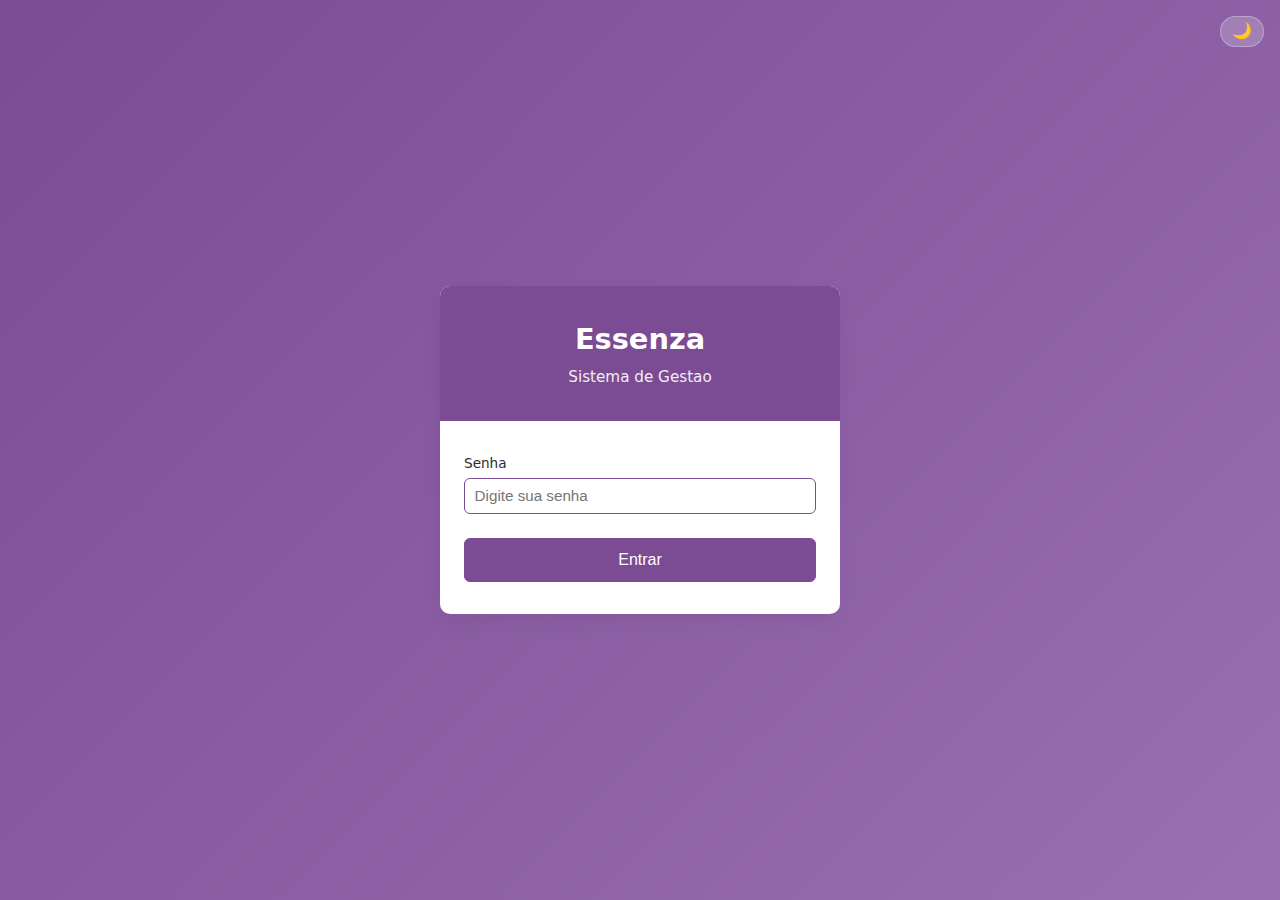
<file: Frontend/categoria.html>
<!doctype html>
<html lang="pt-BR">
<head>
  <meta charset="utf-8" />
  <meta name="viewport" content="width=device-width, initial-scale=1" />
  <title>Categorias | Essenza</title>

  <link rel="stylesheet" href="assets/css/style.css" />
  <style>
    /* Resumo */
    .resumo-categorias {
      display: grid;
      grid-template-columns: repeat(auto-fit, minmax(120px, 1fr));
      gap: 1rem;
      margin-bottom: 1.5rem;
    }

    .resumo-categorias__card {
      background: var(--cor-bg);
      border-radius: var(--raio);
      box-shadow: var(--sombra);
      padding: 1rem;
      text-align: center;
      border-left: 4px solid var(--cor-primaria);
    }

    .resumo-categorias__card--total { border-left-color: #4169e1; }
    .resumo-categorias__card--entradas { border-left-color: #228b22; }
    .resumo-categorias__card--saidas { border-left-color: #c41e3a; }
    .resumo-categorias__card--inativos { border-left-color: #999; }

    .resumo-categorias__label {
      font-size: 0.8rem;
      color: var(--cor-muted);
      margin-bottom: 0.25rem;
    }

    .resumo-categorias__value {
      font-size: 1.5rem;
      font-weight: 600;
    }

    /* Botão grande */
    .btn--large {
      padding: 0.75rem 1.5rem;
      font-size: 1rem;
    }

    /* Botões de ação */
    .btn--success {
      background: #228b22;
      color: white;
      border: none;
    }
    .btn--success:hover { background: #1a6b1a; }

    .btn--warning {
      background: #daa520;
      color: white;
      border: none;
    }
    .btn--warning:hover { background: #b8860b; }

    /* Card formulário */
    .card-formulario {
      border: 2px solid var(--cor-primaria);
      animation: slideDown 0.3s ease;
    }

    @keyframes slideDown {
      from { opacity: 0; transform: translateY(-10px); }
      to { opacity: 1; transform: translateY(0); }
    }

    .card-formulario.modo-edicao {
      border-color: #4169e1;
    }

    .card-formulario.modo-edicao .card__header {
      background: rgba(65, 105, 225, 0.1);
    }

    /* Formulário em grupos */
    .form-group {
      background: var(--cor-bg-alt, #f9f9f9);
      border-radius: var(--raio);
      padding: 1rem;
      margin-bottom: 1rem;
      border: 1px solid var(--cor-borda);
    }

    .form-group__title {
      font-size: 0.85rem;
      font-weight: 600;
      color: var(--cor-primaria);
      margin-bottom: 0.75rem;
      text-transform: uppercase;
      letter-spacing: 0.5px;
    }

    /* Ações do formulário */
    #acoesFormulario {
      display: flex;
      flex-wrap: wrap;
      gap: 0.5rem;
    }

    /* Categoria inativa na tabela */
    .categoria-inativa {
      opacity: 0.6;
    }

    /* Linha selecionada */
    .table tr.selecionada {
      background: rgba(139, 92, 165, 0.15) !important;
    }

    /* Cores por tipo */
    .tipo-entrada { color: #228b22; font-weight: 500; }
    .tipo-saida { color: #c41e3a; font-weight: 500; }

    /* Mobile */
    @media (max-width: 768px) {
      .resumo-categorias {
        grid-template-columns: repeat(2, 1fr);
      }
      #acoesFormulario {
        flex-direction: column;
      }
      #acoesFormulario .btn {
        width: 100%;
      }
    }
  </style>
</head>

<body>
  <header class="app-header">
    <div class="app-header__inner">
      <h1 class="app-title">Categorias</h1>
      <button type="button" id="menuToggle" class="menu-toggle" aria-label="Abrir menu" aria-expanded="false">
        <span class="menu-toggle__bar"></span>
        <span class="menu-toggle__bar"></span>
        <span class="menu-toggle__bar"></span>
      </button>

      <nav class="app-nav" aria-label="Navegação principal">
        <a class="app-nav__link" href="dashboard.html">Dashboard</a>
        <a class="app-nav__link" href="index.html">Clientes</a>
        <a class="app-nav__link" href="fornecedores.html">Fornecedores</a>
        <a class="app-nav__link" href="lancamentos.html">Lançamentos</a>
        <a class="app-nav__link" href="resumo.html">Resumo</a>
        <a class="app-nav__link app-nav__link--active" href="categoria.html">Categorias</a>
        <button type="button" id="themeToggle" class="theme-toggle" title="Alternar tema">🌙</button>
      </nav>
    </div>
  </header>

  <main class="app-main">
    <!-- RESUMO -->
    <section class="resumo-categorias" id="resumoCategorias" style="display:none;">
      <div class="resumo-categorias__card resumo-categorias__card--total">
        <div class="resumo-categorias__label">Total</div>
        <div class="resumo-categorias__value" id="resumoTotal">0</div>
      </div>
      <div class="resumo-categorias__card resumo-categorias__card--entradas">
        <div class="resumo-categorias__label">Entrada</div>
        <div class="resumo-categorias__value" id="resumoEntradas">0</div>
      </div>
      <div class="resumo-categorias__card resumo-categorias__card--saidas">
        <div class="resumo-categorias__label">Saída</div>
        <div class="resumo-categorias__value" id="resumoSaidas">0</div>
      </div>
      <div class="resumo-categorias__card resumo-categorias__card--inativos">
        <div class="resumo-categorias__label">Inativas</div>
        <div class="resumo-categorias__value" id="resumoInativos">0</div>
      </div>
    </section>

    <!-- BOTÃO NOVA CATEGORIA -->
    <div class="acoes-principais" style="margin-bottom: 1rem;">
      <button type="button" id="btnAbrirNovaCategoria" class="btn btn--primary btn--large">
        + Nova Categoria
      </button>
    </div>

    <!-- FORMULÁRIO CATEGORIA -->
    <section class="card card-formulario" id="cardFormulario" style="display: none;">
      <div class="card__header" style="display: flex; justify-content: space-between; align-items: center;">
        <div>
          <h2 class="card__title" id="tituloFormulario">Nova Categoria</h2>
          <p class="card__desc" id="descFormulario">Crie categorias para organizar seus lançamentos.</p>
        </div>
        <button type="button" id="btnFecharForm" class="btn btn--secondary" title="Fechar">✕</button>
      </div>

      <div class="card__body">
        <form id="formCategoria" autocomplete="off">
          <input type="hidden" id="ID_Categoria" name="ID_Categoria" />
          <input type="hidden" id="rowIndex" name="rowIndex" />

          <!-- Grupo: Dados Principais -->
          <div class="form-group">
            <div class="form-group__title">Dados Principais</div>
            <div class="form-row">
              <div class="field">
                <label class="label" for="Tipo">Tipo *</label>
                <select class="select" id="Tipo" name="Tipo" required>
                  <option value="">Selecione</option>
                  <option value="Entrada">Entrada</option>
                  <option value="Saida">Saída</option>
                </select>
              </div>
              <div class="field">
                <label class="label" for="Categoria">Categoria *</label>
                <input class="input" type="text" id="Categoria" name="Categoria" required placeholder="Ex.: Procedimentos, Aluguel..." />
              </div>
            </div>
          </div>

          <!-- Grupo: Configurações -->
          <div class="form-group">
            <div class="form-group__title">Configurações</div>
            <div class="form-row">
              <div class="field">
                <label class="label" for="Ativo">Status</label>
                <select class="select" id="Ativo" name="Ativo">
                  <option value="Sim">Ativo</option>
                  <option value="Nao">Inativo</option>
                </select>
              </div>
              <div class="field">
                <label class="label" for="Ordem">Ordem</label>
                <input class="input" type="number" id="Ordem" name="Ordem" min="0" step="1" placeholder="Ex.: 10" />
                <small class="hint">Opcional: controla a ordem na lista.</small>
              </div>
            </div>
            <div class="form-row">
              <div class="field field--full">
                <label class="label" for="Descricao_Padrao">Descrição Padrão</label>
                <input class="input" type="text" id="Descricao_Padrao" name="Descricao_Padrao" placeholder="Ex.: Progressiva | Manicure | Luzes..." />
                <small class="hint">Sugestões que aparecem no lançamento. Separe com | ou vírgula.</small>
              </div>
            </div>
          </div>

          <!-- Ações -->
          <div class="actions" id="acoesFormulario">
            <button type="submit" id="btnSalvar" class="btn btn--primary">Salvar</button>
            <button type="button" id="btnLimpar" class="btn btn--secondary" style="display:none;">Limpar / Nova</button>
            <button type="button" id="btnInativar" class="btn btn--warning" style="display:none;">Inativar</button>
            <button type="button" id="btnAtivar" class="btn btn--success" style="display:none;">Ativar</button>
            <button type="button" id="btnExcluir" class="btn btn--danger" style="display:none;">Excluir</button>
          </div>

          <div id="feedbackSalvar" class="feedback" aria-live="polite" role="status"></div>
        </form>
      </div>
    </section>

    <!-- FILTRO / BUSCA -->
    <section class="card">
      <div class="card__header">
        <h2 class="card__title">Categorias</h2>
        <p class="card__desc">Clique em uma categoria para editar.</p>
      </div>

      <div class="card__body">
        <form id="formFiltroCategoria" autocomplete="off">
          <div class="form-row">
            <div class="field">
              <label class="label" for="fTipo">Tipo</label>
              <select class="select" id="fTipo" name="fTipo">
                <option value="">Todos</option>
                <option value="Entrada">Entrada</option>
                <option value="Saida">Saída</option>
              </select>
            </div>

            <div class="field field--full">
              <div class="input-group">
                <input class="input" type="text" id="fQ" name="fQ" placeholder="Buscar categoria..." />
                <button type="button" id="btnFiltrar" class="btn btn--primary">Buscar</button>
                <button type="button" id="btnLimparFiltro" class="btn btn--secondary">Limpar</button>
              </div>
            </div>
          </div>
        </form>

        <div id="feedbackLista" class="feedback" aria-live="polite" role="status" style="margin: 0.5rem 0;"></div>

        <div class="table-wrap" aria-label="Tabela de categorias">
          <table class="table" id="tabelaCategorias">
            <thead>
              <tr>
                <th>Tipo</th>
                <th>Categoria</th>
                <th>Descrição Padrão</th>
                <th>Status</th>
                <th>Ordem</th>
              </tr>
            </thead>
            <tbody></tbody>
          </table>
        </div>
      </div>
    </section>
  </main>

  <footer class="app-footer">
    <small>Categorias • Essenza</small>
  </footer>

  <script src="assets/js/theme.js"></script>
  <script src="assets/js/config.js"></script>
  <script src="assets/js/auth.js"></script>
  <script src="assets/js/api.js"></script>
  <script src="assets/js/categoria.js" defer></script>
</body>
</html>
</file>
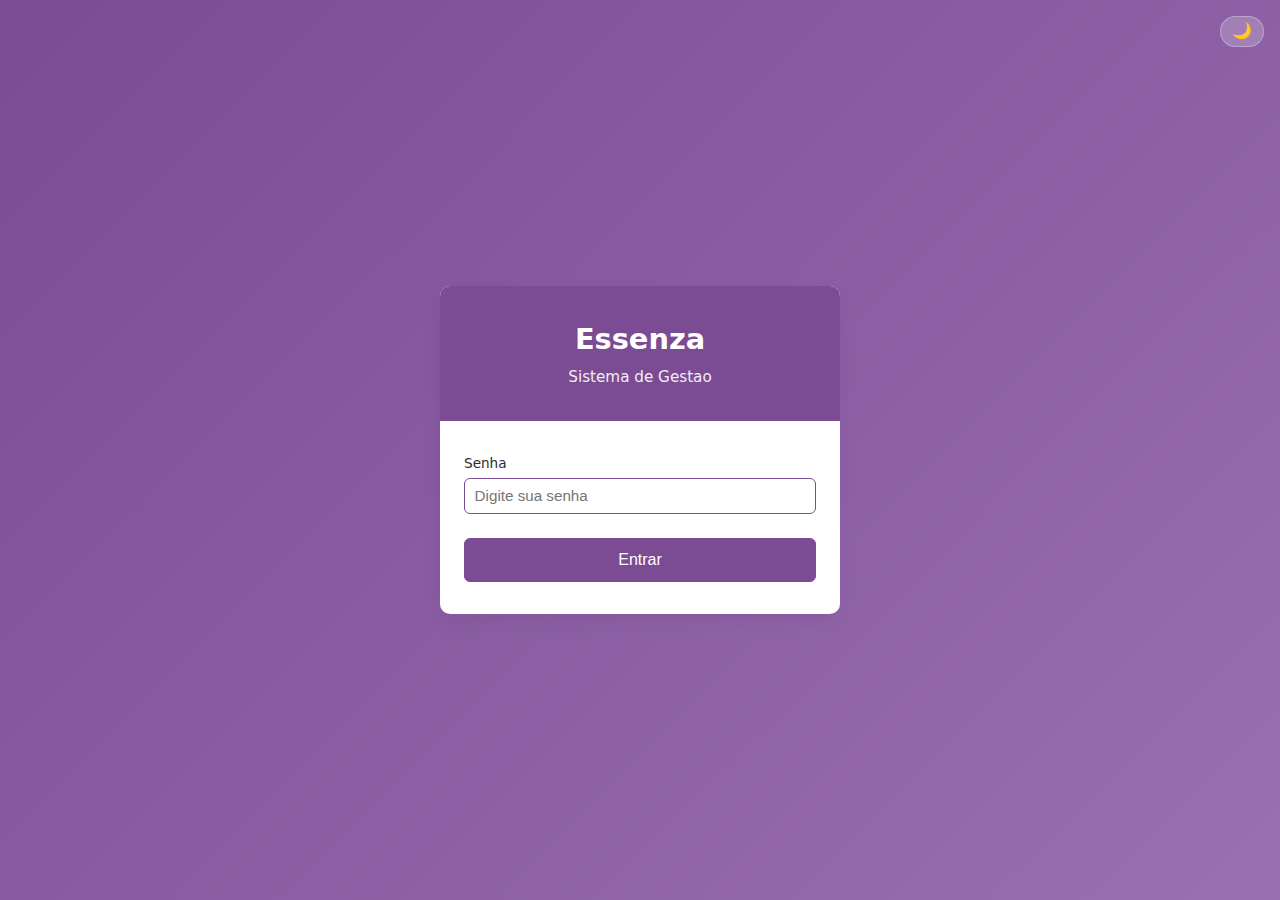
<file: Frontend/fornecedores.html>
<!doctype html>
<html lang="pt-BR">
<head>
  <meta charset="utf-8" />
  <meta name="viewport" content="width=device-width, initial-scale=1" />
  <title>Cadastro de Fornecedores | Salão</title>

  <!-- CSS -->
  <link rel="stylesheet" href="assets/css/style.css" />
</head>

<body>
  <header class="app-header">
    <div class="app-header__inner">
      <h1 class="app-title">Cadastro de Fornecedores</h1>
      <button type="button" id="menuToggle" class="menu-toggle" aria-label="Abrir menu" aria-expanded="false">
        <span class="menu-toggle__bar"></span>
        <span class="menu-toggle__bar"></span>
        <span class="menu-toggle__bar"></span>
      </button>

      <nav class="app-nav" aria-label="Navegação principal">
        <a class="app-nav__link" href="dashboard.html">Dashboard</a>
        <a class="app-nav__link" href="index.html">Clientes</a>
        <a class="app-nav__link app-nav__link--active" href="fornecedores.html">Fornecedores</a>
        <a class="app-nav__link" href="lancamentos.html">Lançamentos</a>
        <a class="app-nav__link" href="resumo.html">Resumo</a>
        <a class="app-nav__link" href="categoria.html">Categoria</a>
        <button type="button" id="themeToggle" class="theme-toggle" title="Alternar tema">🌙</button>
      </nav>
    </div>
  </header>

  <main class="app-main">
    <section class="card">
      <div class="card__header">
        <h2 class="card__title">Novo fornecedor</h2>
        <p class="card__desc">Preencha os dados abaixo e salve no banco (Google Planilhas).</p>
      </div>

      <div class="card__body">
        <form id="formFornecedor" autocomplete="on">

          <!-- ID_Fornecedor (gerado automaticamente no backend) -->
          <input type="hidden" id="idFornecedor" name="ID_Fornecedor" />

          <!-- Nome / Telefone -->
          <div class="form-row">
            <div class="field">
              <label class="label" for="nomeFornecedor">Nome Fornecedor *</label>
              <input
                class="input"
                type="text"
                id="nomeFornecedor"
                name="NomeFornecedor"
                required
              />
            </div>

            <div class="field">
              <label class="label" for="telefone">Telefone</label>
              <input
                class="input"
                type="tel"
                id="telefone"
                name="Telefone"
                inputmode="tel"
                placeholder="(DDD) 9xxxx-xxxx"
              />
            </div>
          </div>

          <!-- Email / CNPJ_CPF -->
          <div class="form-row">
            <div class="field">
              <label class="label" for="email">E-mail</label>
              <input
                class="input"
                type="email"
                id="email"
                name="E-mail"
                placeholder="email@exemplo.com"
              />
            </div>

            <div class="field">
              <label class="label" for="cnpjCpf">CNPJ / CPF</label>
              <input
                class="input"
                type="text"
                id="cnpjCpf"
                name="CNPJ_CPF"
                placeholder="00.000.000/0000-00"
              />
            </div>
          </div>

          <!-- Categoria / Endereço -->
          <div class="form-row">
            <div class="field">
              <label class="label" for="categoria">Categoria</label>
              <select class="select" id="categoria" name="Categoria">
                <option value="">Selecione</option>
                <option value="Produtos">Produtos</option>
                <option value="Serviços">Serviços</option>
                <option value="Aluguel">Aluguel</option>
                <option value="Energia">Energia</option>
                <option value="Água">Água</option>
                <option value="Internet">Internet</option>
                <option value="Manutenção">Manutenção</option>
                <option value="Outros">Outros</option>
              </select>
            </div>

            <div class="field">
              <label class="label" for="endereco">Endereço</label>
              <input
                class="input"
                type="text"
                id="endereco"
                name="Endereco"
              />
            </div>
          </div>

          <!-- DataCadastro -->
          <div class="form-row">
            <div class="field">
              <label class="label" for="dataCadastro">Data Cadastro</label>
              <input
                class="input"
                type="date"
                id="dataCadastro"
                name="DataCadastro"
              />
              <small class="hint">Preenchido automaticamente se deixado em branco.</small>
            </div>

            <div class="field">
              <!-- Espaço vazio para manter alinhamento -->
            </div>
          </div>

          <!-- Observação -->
          <div class="form-row">
            <div class="field field--full">
              <label class="label" for="observacao">Observação</label>
              <textarea
                class="textarea"
                id="observacao"
                name="Observacao"
                rows="4"
                placeholder="Anotações importantes sobre o fornecedor..."
              ></textarea>
            </div>
          </div>

          <!-- Ações -->
          <div class="actions">
            <button type="submit" id="btnSalvar" class="btn btn--primary">
              Salvar fornecedor
            </button>
            <button type="reset" id="btnLimpar" class="btn">
              Limpar
            </button>
          </div>

          <div id="feedback" class="feedback" aria-live="polite" role="status"></div>
        </form>
      </div>
    </section>

    <!-- Busca -->
    <section class="card">
      <div class="card__header">
        <h2 class="card__title">Busca rápida</h2>
        <p class="card__desc">Localizar fornecedor por nome, telefone ou CNPJ/CPF.</p>
      </div>

      <div class="card__body">
        <form id="formBusca" autocomplete="off">
          <div class="form-row">
            <div class="field field--full">
              <label class="label" for="q">Buscar</label>
              <div class="input-group">
                <input
                  class="input"
                  type="text"
                  id="q"
                  name="q"
                  placeholder="Nome, telefone ou CNPJ/CPF"
                />
                <button type="button" id="btnBuscar" class="btn btn--secondary">
                  Buscar
                </button>
              </div>
            </div>
          </div>

          <div class="table-wrap">
            <table class="table" id="tabelaResultados">
              <thead>
                <tr>
                  <th>Nome</th>
                  <th>Telefone</th>
                  <th>CNPJ/CPF</th>
                  <th>Categoria</th>
                </tr>
              </thead>
              <tbody></tbody>
            </table>
          </div>
        </form>
      </div>
    </section>
  </main>

  <footer class="app-footer">
    <small>Fornecedores • Google Planilhas + Apps Script</small>
  </footer>

  <!-- JS -->
  <script src="assets/js/theme.js"></script>
  <script src="assets/js/config.js"></script>
  <script src="assets/js/auth.js"></script>
  <script src="assets/js/api.js"></script>
  <script src="assets/js/search.js"></script>
  <script src="assets/js/fornecedores.js" defer></script>
</body>
</html>
</file>
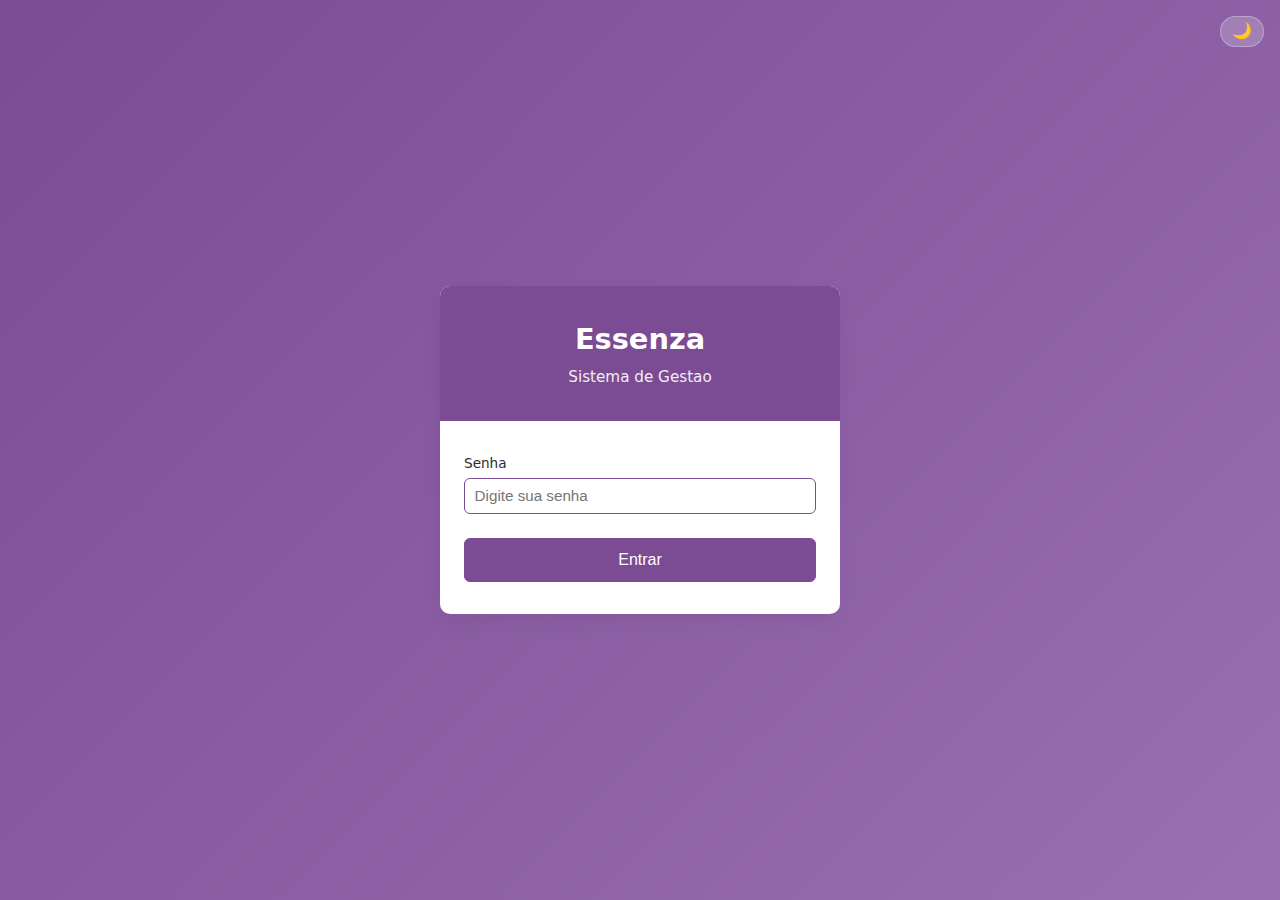
<file: Frontend/login.html>
<!doctype html>
<html lang="pt-BR">
<head>
  <meta charset="utf-8" />
  <meta http-equiv="Content-Security-Policy" content="default-src 'self'; script-src 'self' https://cdn.jsdelivr.net https://script.google.com https://script.googleusercontent.com 'unsafe-inline'; style-src 'self' 'unsafe-inline'; connect-src 'self' https://script.google.com https://script.googleusercontent.com https://cdn.jsdelivr.net; img-src 'self' data:;" />
  <meta name="viewport" content="width=device-width, initial-scale=1" />
  <meta name="theme-color" content="#8b5ca5">
  <meta name="apple-mobile-web-app-capable" content="yes">
  <meta name="apple-mobile-web-app-status-bar-style" content="default">
  <link rel="manifest" href="manifest.json">
  <link rel="apple-touch-icon" href="assets/icons/icon-192.svg">
  <title>Login | Essenza</title>

  <link rel="stylesheet" href="assets/css/style.css" />
  <style>
    .login-container {
      min-height: 100vh;
      display: flex;
      align-items: center;
      justify-content: center;
      background: linear-gradient(135deg, var(--cor-primaria), #9a6fb3);
      padding: 1rem;
    }

    .login-card {
      background: var(--cor-bg);
      border-radius: var(--raio);
      box-shadow: var(--sombra);
      width: 100%;
      max-width: 400px;
      overflow: hidden;
    }

    .login-header {
      background: var(--cor-primaria);
      color: #fff;
      padding: 2rem 1.5rem;
      text-align: center;
    }

    .login-header h1 {
      font-size: 1.8rem;
      font-weight: 600;
      margin-bottom: 0.3rem;
    }

    .login-header p {
      font-size: 0.95rem;
      opacity: 0.9;
    }

    .login-body {
      padding: 2rem 1.5rem;
    }

    .login-body .field {
      margin-bottom: 1.5rem;
    }

    .login-body .btn--primary {
      width: 100%;
      padding: 0.75rem;
      font-size: 1rem;
    }

    .login-feedback {
      margin-top: 1rem;
      font-size: 0.9rem;
      padding: 0.65rem 0.75rem;
      border-radius: 8px;
      background: #f7f7f7;
      border: 1px solid var(--cor-borda);
      text-align: center;
    }

    .login-feedback:empty {
      display: none;
    }

    .login-feedback[data-type="error"] {
      background: #fff0f0;
      border-color: rgba(220, 20, 60, 0.25);
      color: #c41e3a;
    }

    .login-feedback[data-type="success"] {
      background: #f0fff0;
      border-color: rgba(0, 128, 0, 0.25);
      color: #228b22;
    }

    .login-feedback[data-type="info"] {
      background: #f0f8ff;
      border-color: rgba(70, 130, 180, 0.25);
      color: #4169e1;
    }
  </style>
</head>

<body>
  <div class="login-container">
    <button type="button" id="themeToggle" class="theme-toggle" style="position:fixed; top:1rem; right:1rem;">🌙</button>
    <div class="login-card">
      <div class="login-header">
        <h1>Essenza</h1>
        <p>Sistema de Gestao</p>
      </div>

      <div class="login-body">
        <form id="formLogin" autocomplete="on">
          <div class="field">
            <label class="label" for="senha">Senha</label>
            <input
              class="input"
              type="password"
              id="senha"
              name="senha"
              required
              autofocus
              placeholder="Digite sua senha"
            />
          </div>

          <button type="submit" id="btnEntrar" class="btn btn--primary">
            Entrar
          </button>

          <div id="loginFeedback" class="login-feedback" aria-live="polite" role="status"></div>
        </form>
      </div>
    </div>
  </div>

  <script src="assets/js/theme.js"></script>
  <script src="assets/js/config.js"></script>
  <script src="assets/js/utils.js"></script>
  <script src="assets/js/login.js" defer></script>
</body>
</html>
</file>
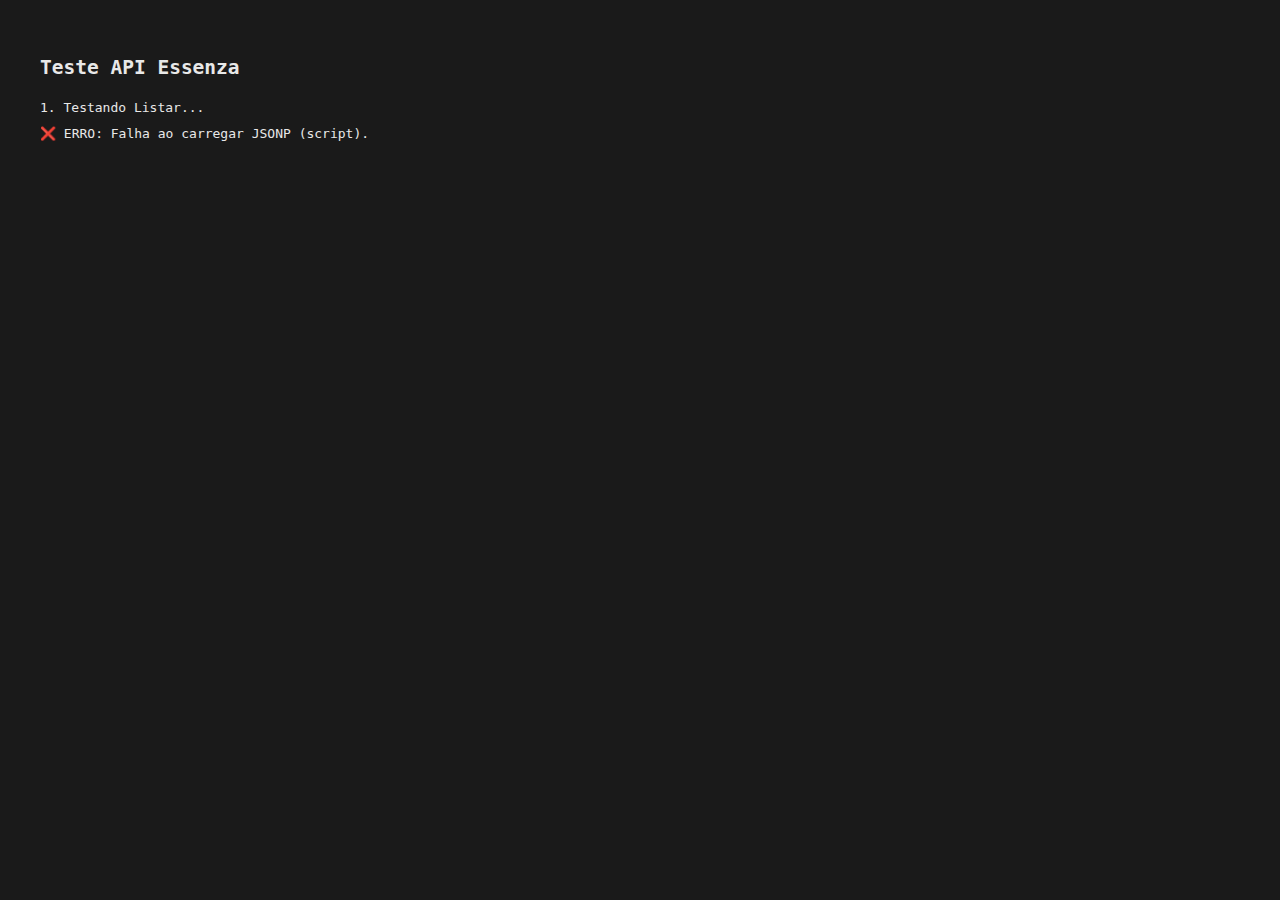
<file: Frontend/teste-api.html>
<!doctype html>
<html><head><meta charset="utf-8"><title>Teste API</title></head>
<body style="font-family:monospace;padding:2rem;background:#1a1a1a;color:#e8e8e8">
<h2>Teste API Essenza</h2>
<div id="r" style="white-space:pre-wrap;line-height:2"></div>
<script src="assets/js/config.js"></script>
<script src="assets/js/utils.js"></script>
<script src="assets/js/api.js"></script>
<script>
var R = document.getElementById("r");
function log(msg) { R.innerHTML += msg + "\n"; }

var api = window.EssenzaApi.request;

log("1. Testando Listar...");
api({action:"Lancamentos.Listar",sheet:"Lancamentos",page:"1",limit:"2"}).then(function(d) {
  log("✅ LISTAR OK: " + (d.items ? d.items.length : 0) + " items");

  log("\n2. Testando Criar...");
  return api({action:"Lancamentos.Criar",sheet:"Lancamentos",payload:JSON.stringify({
    Data_Competencia:"2026-03-10",
    Tipo:"Entrada",
    Categoria:"Produto",
    Descricao:"TESTE APAGAR",
    Valor:"1",
    Status:"Pendente"
  })});
}).then(function(d) {
  if (d && d.ok) {
    log("✅ CRIAR OK: " + d.message);
  } else {
    log("❌ CRIAR FALHOU: " + JSON.stringify(d));
  }
}).catch(function(e) {
  log("❌ ERRO: " + e.message);
});
</script>
</body></html>
</file>
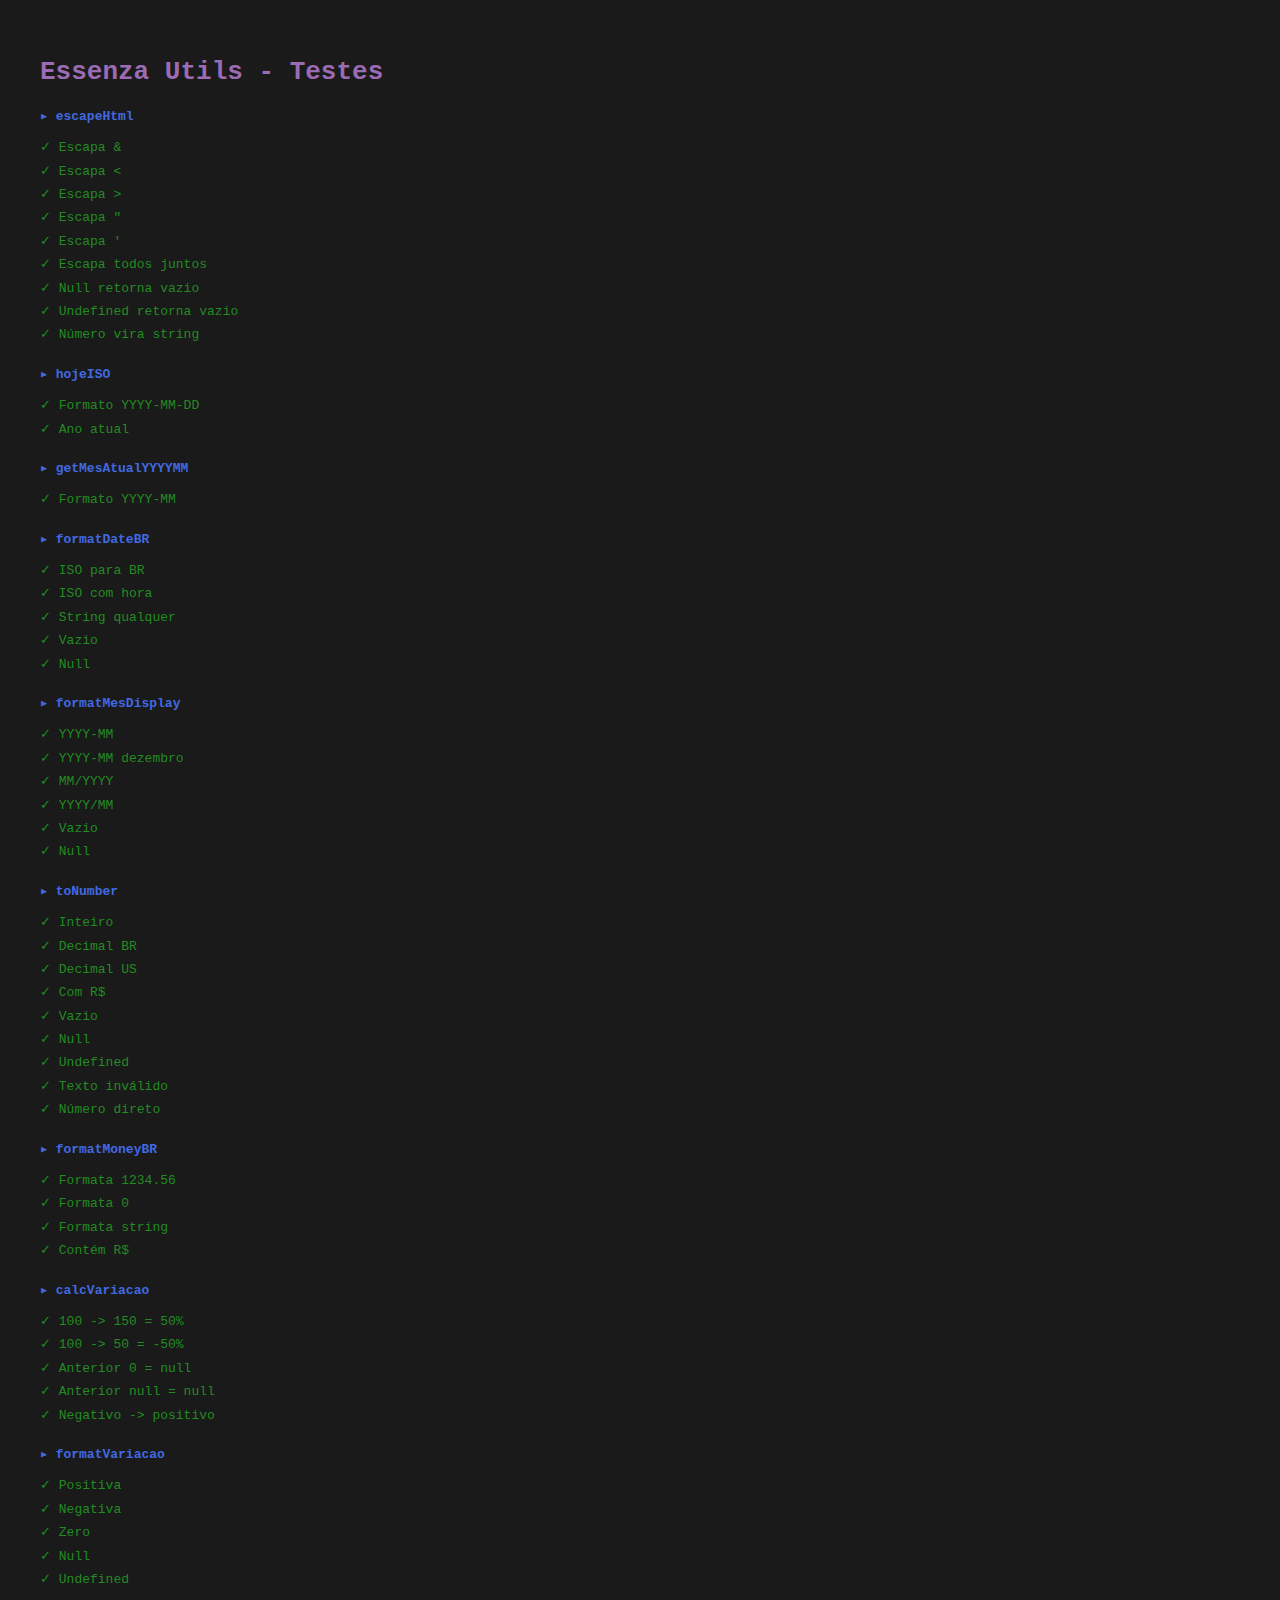
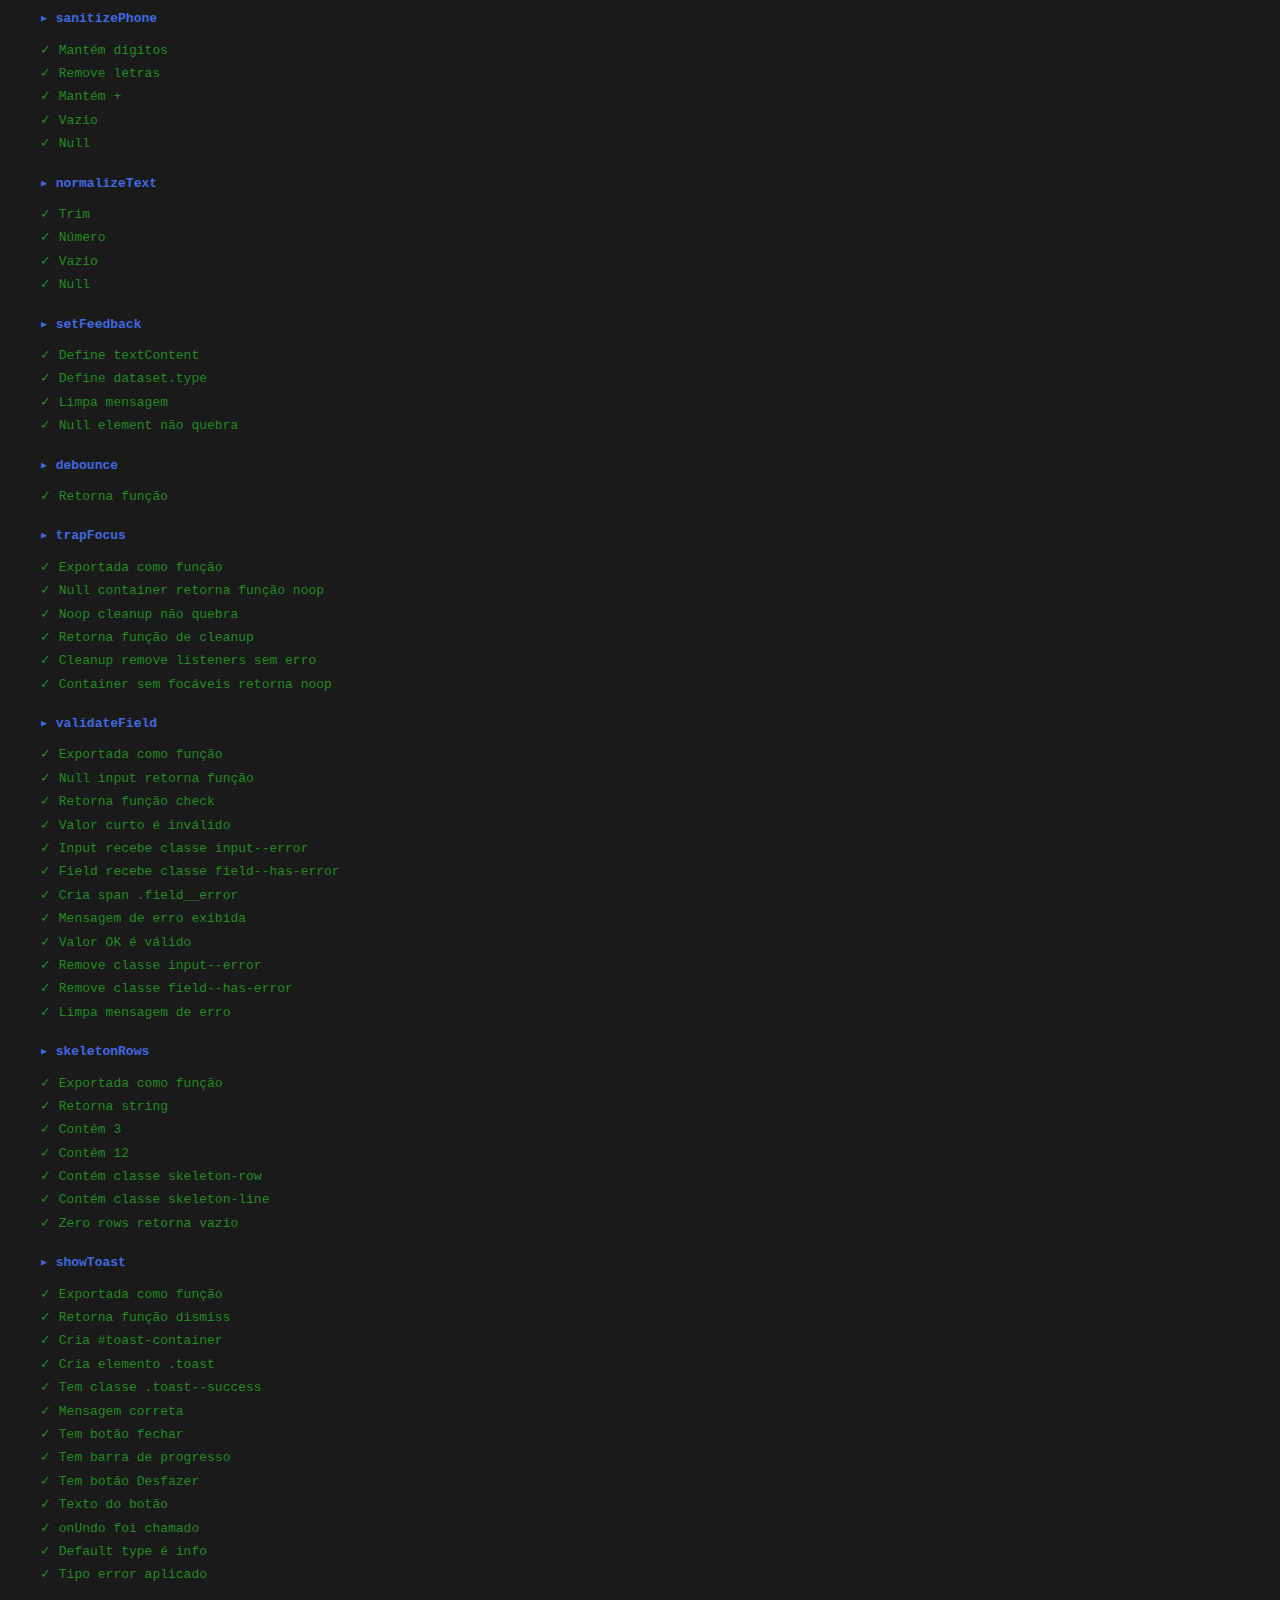
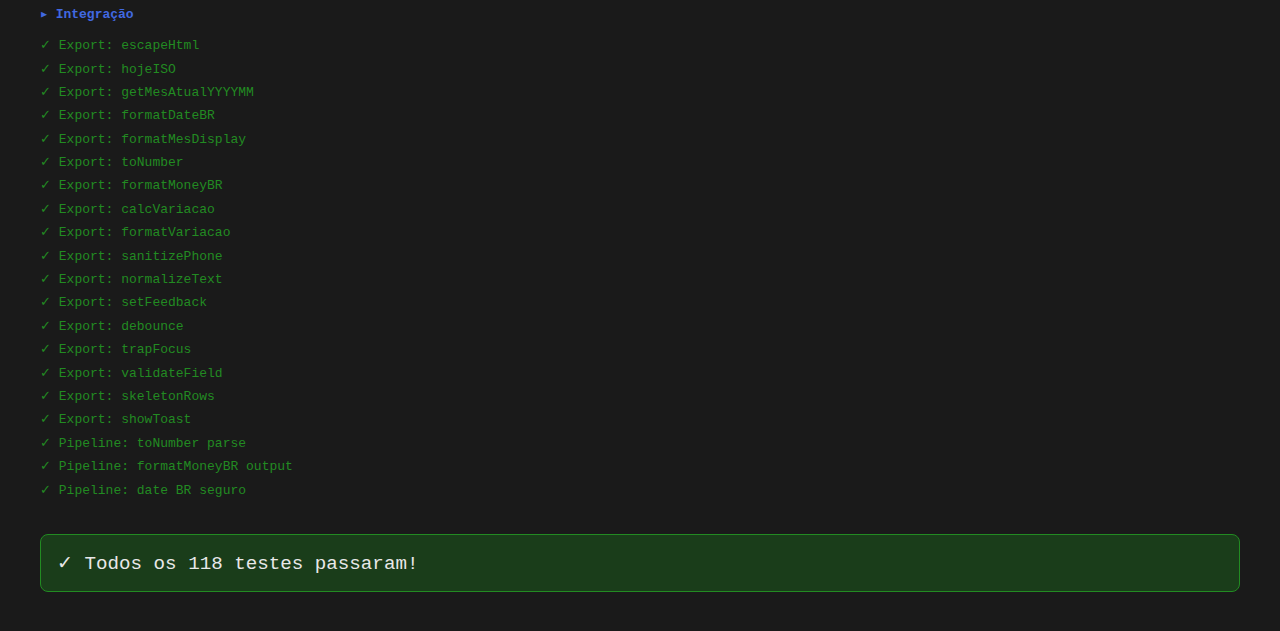
<file: Frontend/assets/js/utils.test.html>
<!doctype html>
<html lang="pt-BR">
<head>
  <meta charset="utf-8" />
  <title>Utils.js - Testes Unitários</title>
  <style>
    body { font-family: monospace; padding: 2rem; background: #1a1a1a; color: #e8e8e8; }
    h1 { color: #9b6bb4; }
    .pass { color: #228b22; }
    .fail { color: #dc3545; font-weight: bold; }
    .group { margin: 1rem 0 0.5rem; font-weight: bold; color: #4169e1; }
    .summary { margin-top: 2rem; padding: 1rem; border-radius: 8px; font-size: 1.2rem; }
    .summary-pass { background: #1a3d1a; border: 1px solid #228b22; }
    .summary-fail { background: #3d1a1a; border: 1px solid #dc3545; }
    #results { line-height: 1.8; }
  </style>
</head>
<body>
  <h1>Essenza Utils - Testes</h1>
  <div id="results"></div>
  <div id="summary"></div>

  <script src="config.js"></script>
  <script src="utils.js"></script>
  <script>
    (() => {
      "use strict";

      const U = window.EssenzaUtils;
      const results = document.getElementById("results");
      const summary = document.getElementById("summary");
      let passed = 0, failed = 0;

      function assert(description, condition) {
        if (condition) {
          passed++;
          results.innerHTML += `<div class="pass">✓ ${description}</div>`;
        } else {
          failed++;
          results.innerHTML += `<div class="fail">✗ ${description}</div>`;
        }
      }

      function assertEqual(description, actual, expected) {
        const ok = actual === expected;
        if (ok) {
          passed++;
          results.innerHTML += `<div class="pass">✓ ${description}</div>`;
        } else {
          failed++;
          results.innerHTML += `<div class="fail">✗ ${description} — esperado: ${JSON.stringify(expected)}, obtido: ${JSON.stringify(actual)}</div>`;
        }
      }

      function group(name) {
        results.innerHTML += `<div class="group">▸ ${name}</div>`;
      }

      // ============================
      // escapeHtml
      // ============================
      group("escapeHtml");
      assertEqual("Escapa &", U.escapeHtml("a&b"), "a&amp;b");
      assertEqual("Escapa <", U.escapeHtml("a<b"), "a&lt;b");
      assertEqual("Escapa >", U.escapeHtml("a>b"), "a&gt;b");
      assertEqual('Escapa "', U.escapeHtml('a"b'), "a&quot;b");
      assertEqual("Escapa '", U.escapeHtml("a'b"), "a&#039;b");
      assertEqual("Escapa todos juntos", U.escapeHtml(`<img src="x" onerror='alert(1)'>&`), "&lt;img src=&quot;x&quot; onerror=&#039;alert(1)&#039;&gt;&amp;");
      assertEqual("Null retorna vazio", U.escapeHtml(null), "");
      assertEqual("Undefined retorna vazio", U.escapeHtml(undefined), "");
      assertEqual("Número vira string", U.escapeHtml(42), "42");

      // ============================
      // hojeISO
      // ============================
      group("hojeISO");
      assert("Formato YYYY-MM-DD", /^\d{4}-\d{2}-\d{2}$/.test(U.hojeISO()));
      assertEqual("Ano atual", U.hojeISO().substring(0, 4), String(new Date().getFullYear()));

      // ============================
      // getMesAtualYYYYMM
      // ============================
      group("getMesAtualYYYYMM");
      assert("Formato YYYY-MM", /^\d{4}-\d{2}$/.test(U.getMesAtualYYYYMM()));

      // ============================
      // formatDateBR
      // ============================
      group("formatDateBR");
      assertEqual("ISO para BR", U.formatDateBR("2025-01-15"), "15/01/2025");
      assertEqual("ISO com hora", U.formatDateBR("2025-01-15T10:30:00"), "15/01/2025");
      assertEqual("String qualquer", U.formatDateBR("abc"), "abc");
      assertEqual("Vazio", U.formatDateBR(""), "");
      assertEqual("Null", U.formatDateBR(null), "");

      // ============================
      // formatMesDisplay
      // ============================
      group("formatMesDisplay");
      assertEqual("YYYY-MM", U.formatMesDisplay("2025-01"), "Jan/2025");
      assertEqual("YYYY-MM dezembro", U.formatMesDisplay("2025-12"), "Dez/2025");
      assertEqual("MM/YYYY", U.formatMesDisplay("03/2025"), "Mar/2025");
      assertEqual("YYYY/MM", U.formatMesDisplay("2025/06"), "Jun/2025");
      assertEqual("Vazio", U.formatMesDisplay(""), "");
      assertEqual("Null", U.formatMesDisplay(null), "");

      // ============================
      // toNumber
      // ============================
      group("toNumber");
      assertEqual("Inteiro", U.toNumber("42"), 42);
      assertEqual("Decimal BR", U.toNumber("1.234,56"), 1234.56);
      assertEqual("Decimal US", U.toNumber("1234.56"), 1234.56);
      assertEqual("Com R$", U.toNumber("R$ 1.234,56"), 1234.56);
      assertEqual("Vazio", U.toNumber(""), 0);
      assertEqual("Null", U.toNumber(null), 0);
      assertEqual("Undefined", U.toNumber(undefined), 0);
      assertEqual("Texto inválido", U.toNumber("abc"), 0);
      assertEqual("Número direto", U.toNumber(99.5), 99.5);

      // ============================
      // formatMoneyBR
      // ============================
      group("formatMoneyBR");
      assert("Formata 1234.56", U.formatMoneyBR(1234.56).includes("1.234,56"));
      assert("Formata 0", U.formatMoneyBR(0).includes("0,00"));
      assert("Formata string", U.formatMoneyBR("500").includes("500,00"));
      assert("Contém R$", U.formatMoneyBR(100).includes("R$"));

      // ============================
      // calcVariacao
      // ============================
      group("calcVariacao");
      assertEqual("100 -> 150 = 50%", U.calcVariacao(150, 100), 50);
      assertEqual("100 -> 50 = -50%", U.calcVariacao(50, 100), -50);
      assertEqual("Anterior 0 = null", U.calcVariacao(100, 0), null);
      assertEqual("Anterior null = null", U.calcVariacao(100, null), null);
      assertEqual("Negativo -> positivo", U.calcVariacao(50, -100), 150);

      // ============================
      // formatVariacao
      // ============================
      group("formatVariacao");
      assertEqual("Positiva", U.formatVariacao(12.345), "+12.3%");
      assertEqual("Negativa", U.formatVariacao(-5.6), "-5.6%");
      assertEqual("Zero", U.formatVariacao(0), "+0.0%");
      assertEqual("Null", U.formatVariacao(null), "");
      assertEqual("Undefined", U.formatVariacao(undefined), "");

      // ============================
      // sanitizePhone
      // ============================
      group("sanitizePhone");
      assertEqual("Mantém dígitos", U.sanitizePhone("(11) 91234-5678"), "(11) 91234-5678");
      assertEqual("Remove letras", U.sanitizePhone("abc123def"), "123");
      assertEqual("Mantém +", U.sanitizePhone("+55 11 9999"), "+55 11 9999");
      assertEqual("Vazio", U.sanitizePhone(""), "");
      assertEqual("Null", U.sanitizePhone(null), "");

      // ============================
      // normalizeText
      // ============================
      group("normalizeText");
      assertEqual("Trim", U.normalizeText("  hello  "), "hello");
      assertEqual("Número", U.normalizeText(42), "42");
      assertEqual("Vazio", U.normalizeText(""), "");
      assertEqual("Null", U.normalizeText(null), "");

      // ============================
      // setFeedback
      // ============================
      group("setFeedback");
      const testEl = document.createElement("div");
      U.setFeedback(testEl, "teste", "success");
      assertEqual("Define textContent", testEl.textContent, "teste");
      assertEqual("Define dataset.type", testEl.dataset.type, "success");
      U.setFeedback(testEl, "", "info");
      assertEqual("Limpa mensagem", testEl.textContent, "");
      U.setFeedback(null, "noop"); // Não deve dar erro
      assert("Null element não quebra", true);

      // ============================
      // debounce
      // ============================
      group("debounce");
      assert("Retorna função", typeof U.debounce(() => {}, 100) === "function");

      // ============================
      // trapFocus
      // ============================
      group("trapFocus");
      assert("Exportada como função", typeof U.trapFocus === "function");
      {
        const cleanup = U.trapFocus(null);
        assert("Null container retorna função noop", typeof cleanup === "function");
        cleanup(); // não deve dar erro
        assert("Noop cleanup não quebra", true);
      }
      {
        const container = document.createElement("div");
        container.innerHTML = '<button>A</button><input type="text"><button>B</button>';
        document.body.appendChild(container);
        const cleanup = U.trapFocus(container);
        assert("Retorna função de cleanup", typeof cleanup === "function");
        cleanup();
        document.body.removeChild(container);
        assert("Cleanup remove listeners sem erro", true);
      }
      {
        const emptyDiv = document.createElement("div");
        document.body.appendChild(emptyDiv);
        const cleanup = U.trapFocus(emptyDiv);
        assert("Container sem focáveis retorna noop", typeof cleanup === "function");
        cleanup();
        document.body.removeChild(emptyDiv);
      }

      // ============================
      // validateField
      // ============================
      group("validateField");
      assert("Exportada como função", typeof U.validateField === "function");
      {
        const ret = U.validateField(null, () => "");
        assert("Null input retorna função", typeof ret === "function");
      }
      {
        const field = document.createElement("div");
        field.className = "field";
        const input = document.createElement("input");
        field.appendChild(input);
        document.body.appendChild(field);

        const check = U.validateField(input, function(val) {
          return val.length < 3 ? "Mínimo 3 caracteres" : "";
        });

        assert("Retorna função check", typeof check === "function");

        // Simular valor inválido
        input.value = "ab";
        const isValid = check();
        assertEqual("Valor curto é inválido", isValid, false);
        assert("Input recebe classe input--error", input.classList.contains("input--error"));
        assert("Field recebe classe field--has-error", field.classList.contains("field--has-error"));

        const errorEl = field.querySelector(".field__error");
        assert("Cria span .field__error", errorEl !== null);
        assertEqual("Mensagem de erro exibida", errorEl.textContent, "Mínimo 3 caracteres");

        // Simular valor válido
        input.value = "abc";
        const isValid2 = check();
        assertEqual("Valor OK é válido", isValid2, true);
        assert("Remove classe input--error", !input.classList.contains("input--error"));
        assert("Remove classe field--has-error", !field.classList.contains("field--has-error"));
        assertEqual("Limpa mensagem de erro", errorEl.textContent, "");

        document.body.removeChild(field);
      }

      // ============================
      // skeletonRows
      // ============================
      group("skeletonRows");
      assert("Exportada como função", typeof U.skeletonRows === "function");
      {
        const html = U.skeletonRows(3, 4);
        assert("Retorna string", typeof html === "string");
        assert("Contém 3 <tr>", (html.match(/<tr/g) || []).length === 3);
        assert("Contém 12 <td>", (html.match(/<td>/g) || []).length === 12);
        assert("Contém classe skeleton-row", html.includes("skeleton-row"));
        assert("Contém classe skeleton-line", html.includes("skeleton-line"));
      }
      {
        const html0 = U.skeletonRows(0, 5);
        assertEqual("Zero rows retorna vazio", html0, "");
      }

      // ============================
      // showToast
      // ============================
      group("showToast");
      assert("Exportada como função", typeof U.showToast === "function");
      {
        // Toast básico
        const dismiss = U.showToast("Teste toast", { duration: 500, type: "success" });
        assert("Retorna função dismiss", typeof dismiss === "function");

        const container = document.getElementById("toast-container");
        assert("Cria #toast-container", container !== null);

        const toast = container.querySelector(".toast");
        assert("Cria elemento .toast", toast !== null);
        assert("Tem classe .toast--success", toast.classList.contains("toast--success"));

        const msg = toast.querySelector(".toast__message");
        assertEqual("Mensagem correta", msg.textContent, "Teste toast");

        const closeBtn = toast.querySelector(".toast__close");
        assert("Tem botão fechar", closeBtn !== null);

        const progress = toast.querySelector(".toast__progress");
        assert("Tem barra de progresso", progress !== null);

        // Dismiss manual
        dismiss();
        // Aguardar animação de saída
        setTimeout(() => {}, 350);
      }
      {
        // Toast com undo
        let undoCalled = false;
        const dismiss2 = U.showToast("Com undo", {
          duration: 60000,
          type: "warning",
          onUndo: function() { undoCalled = true; }
        });

        const container = document.getElementById("toast-container");
        const toasts = container.querySelectorAll(".toast");
        const lastToast = toasts[toasts.length - 1];

        const undoBtn = lastToast.querySelector(".toast__undo");
        assert("Tem botão Desfazer", undoBtn !== null);
        assertEqual("Texto do botão", undoBtn.textContent, "Desfazer");

        // Clicar undo
        undoBtn.click();
        assert("onUndo foi chamado", undoCalled);

        dismiss2();
      }
      {
        // Toast tipo info (default)
        const dismiss3 = U.showToast("Info default");
        const container = document.getElementById("toast-container");
        const toasts = container.querySelectorAll(".toast");
        const lastToast = toasts[toasts.length - 1];
        assert("Default type é info", lastToast.classList.contains("toast--info"));
        dismiss3();
      }
      {
        // Toast tipo error
        const dismiss4 = U.showToast("Erro!", { type: "error", duration: 500 });
        const container = document.getElementById("toast-container");
        const toasts = container.querySelectorAll(".toast");
        const lastToast = toasts[toasts.length - 1];
        assert("Tipo error aplicado", lastToast.classList.contains("toast--error"));
        dismiss4();
      }

      // Limpar toasts restantes
      {
        const container = document.getElementById("toast-container");
        if (container) container.innerHTML = "";
      }

      // ============================
      // Testes de integração
      // ============================
      group("Integração");
      {
        // Verificar que todas as exports existem
        const exports = [
          "escapeHtml", "hojeISO", "getMesAtualYYYYMM", "formatDateBR",
          "formatMesDisplay", "toNumber", "formatMoneyBR", "calcVariacao",
          "formatVariacao", "sanitizePhone", "normalizeText", "setFeedback",
          "debounce", "trapFocus", "validateField", "skeletonRows", "showToast"
        ];
        exports.forEach(function(name) {
          assert("Export: " + name, typeof U[name] === "function");
        });
      }
      {
        // Pipeline: toNumber -> formatMoneyBR
        const input = "R$ 1.234,56";
        const num = U.toNumber(input);
        assertEqual("Pipeline: toNumber parse", num, 1234.56);
        assert("Pipeline: formatMoneyBR output", U.formatMoneyBR(num).includes("1.234,56"));
      }
      {
        // Pipeline: formatDateBR -> escapeHtml
        const date = U.formatDateBR("2025-12-31");
        const safe = U.escapeHtml(date);
        assertEqual("Pipeline: date BR seguro", safe, "31/12/2025");
      }

      // ============================
      // SUMÁRIO
      // ============================
      const total = passed + failed;
      const allPassed = failed === 0;
      summary.className = "summary " + (allPassed ? "summary-pass" : "summary-fail");
      summary.textContent = allPassed
        ? `✓ Todos os ${total} testes passaram!`
        : `✗ ${failed} de ${total} testes falharam.`;
    })();
  </script>
</body>
</html>
</file>
<file: Frontend/assets/css/style.css>
@import url("./tokens.css");
@import url("./base.css");
@import url("./layout.css");
@import url("./components.css");
@import url("./responsive.css");
</file>
<file: assets/css/style.css>
@import url("./tokens.css");
@import url("./base.css");
@import url("./layout.css");
@import url("./components.css");
@import url("./responsive.css");
</file>
<file: style.css>
/* =========================================================
   RESET BÁSICO
   ========================================================= */
* {
  box-sizing: border-box;
  margin: 0;
  padding: 0;
}

html {
  font-size: 16px;
}

body {
  font-family: system-ui, -apple-system, Segoe UI, Roboto, Arial, sans-serif;
  background: #f5f6f8;
  color: #2b2b2b;
  line-height: 1.5;
}

/* =========================================================
   VARIÁVEIS
   ========================================================= */
:root {
  --cor-primaria: #7b4b94;   /* roxo elegante (salão) */
  --cor-secundaria: #e6d8ee;
  --cor-texto: #2b2b2b;
  --cor-muted: #6b6b6b;
  --cor-bg: #ffffff;
  --cor-borda: #e0e0e0;

  --raio: 10px;
  --sombra: 0 8px 20px rgba(0, 0, 0, 0.06);
}

/* =========================================================
   TOPO / HEADER
   ========================================================= */
.app-header {
  background: var(--cor-primaria);
  color: #fff;
  padding: 1.2rem 1rem;
}

.app-header__inner {
  max-width: 1100px;
  margin: 0 auto;
}

.app-title {
  font-size: 1.5rem;
  font-weight: 600;
}

.app-subtitle {
  font-size: 0.9rem;
  opacity: 0.85;
  margin-top: 0.2rem;
}

/* =========================================================
   BANNER (CASO QUEIRA DESTACAR INFORMAÇÃO)
   ========================================================= */
.banner {
  background: linear-gradient(
    135deg,
    var(--cor-primaria),
    #9a6fb3
  );
  color: #fff;
  padding: 2rem 1rem;
}

.banner__inner {
  max-width: 1100px;
  margin: 0 auto;
}

.banner__title {
  font-size: 1.8rem;
  font-weight: 600;
  margin-bottom: 0.5rem;
}

.banner__text {
  font-size: 1rem;
  opacity: 0.9;
}

/* =========================================================
   CONTEÚDO PRINCIPAL
   ========================================================= */
.app-main {
  max-width: 1100px;
  margin: 2rem auto;
  padding: 0 1rem;
}

/* =========================================================
   CARD
   ========================================================= */
.card {
  background: var(--cor-bg);
  border-radius: var(--raio);
  box-shadow: var(--sombra);
  margin-bottom: 2rem;
  overflow: hidden;
}

.card__header {
  padding: 1.2rem 1.5rem;
  border-bottom: 1px solid var(--cor-borda);
}

.card__title {
  font-size: 1.2rem;
  font-weight: 600;
}

.card__desc {
  font-size: 0.9rem;
  color: var(--cor-muted);
  margin-top: 0.3rem;
}

.card__body {
  padding: 1.5rem;
}

/* =========================================================
   FORMULÁRIOS
   ========================================================= */
.form-row {
  display: grid;
  grid-template-columns: 1fr 1fr;
  gap: 1rem;
  margin-bottom: 1rem;
}

.field {
  display: flex;
  flex-direction: column;
}

.field--full {
  grid-column: 1 / -1;
}

.label {
  font-size: 0.85rem;
  font-weight: 500;
  margin-bottom: 0.3rem;
}

.input,
.select,
.textarea {
  border: 1px solid var(--cor-borda);
  border-radius: 6px;
  padding: 0.55rem 0.6rem;
  font-size: 0.95rem;
}

.input:focus,
.select:focus,
.textarea:focus {
  outline: none;
  border-color: var(--cor-primaria);
}

.textarea {
  resize: vertical;
}

.hint {
  font-size: 0.75rem;
  color: var(--cor-muted);
  margin-top: 0.2rem;
}

/* =========================================================
   INPUT GROUP
   ========================================================= */
.input-group {
  display: flex;
  gap: 0.5rem;
}

.input-group .input {
  flex: 1;
}

/* =========================================================
   BOTÕES
   ========================================================= */
.btn {
  border: 1px solid var(--cor-borda);
  background: #f0f0f0;
  color: var(--cor-texto);
  padding: 0.55rem 1rem;
  border-radius: 6px;
  font-size: 0.9rem;
  cursor: pointer;
}

.btn:hover {
  background: #e8e8e8;
}

.btn--primary {
  background: var(--cor-primaria);
  border-color: var(--cor-primaria);
  color: #fff;
}

.btn--primary:hover {
  opacity: 0.9;
}

.btn--secondary {
  background: var(--cor-secundaria);
  border-color: var(--cor-secundaria);
}

.actions {
  display: flex;
  gap: 0.8rem;
  margin-top: 1.5rem;
}

/* =========================================================
   TABELA
   ========================================================= */
.table-wrap {
  overflow-x: auto;
}

.table {
  width: 100%;
  border-collapse: collapse;
  margin-top: 1rem;
}

.table th,
.table td {
  padding: 0.6rem;
  border-bottom: 1px solid var(--cor-borda);
  font-size: 0.85rem;
  text-align: left;
}

.table th {
  background: #fafafa;
  font-weight: 600;
}

/* =========================================================
   FEEDBACK
   ========================================================= */
.feedback {
  margin-top: 1rem;
  font-size: 0.9rem;
}

/* =========================================================
   FOOTER
   ========================================================= */
.app-footer {
  background: #fafafa;
  border-top: 1px solid var(--cor-borda);
  padding: 1rem;
  text-align: center;
  font-size: 0.8rem;
  color: var(--cor-muted);
}

/* =========================================================
   RESPONSIVO
   ========================================================= */
@media (max-width: 768px) {
  .form-row {
    grid-template-columns: 1fr;
  }

  .app-title {
    font-size: 1.3rem;
  }
}
</file>
